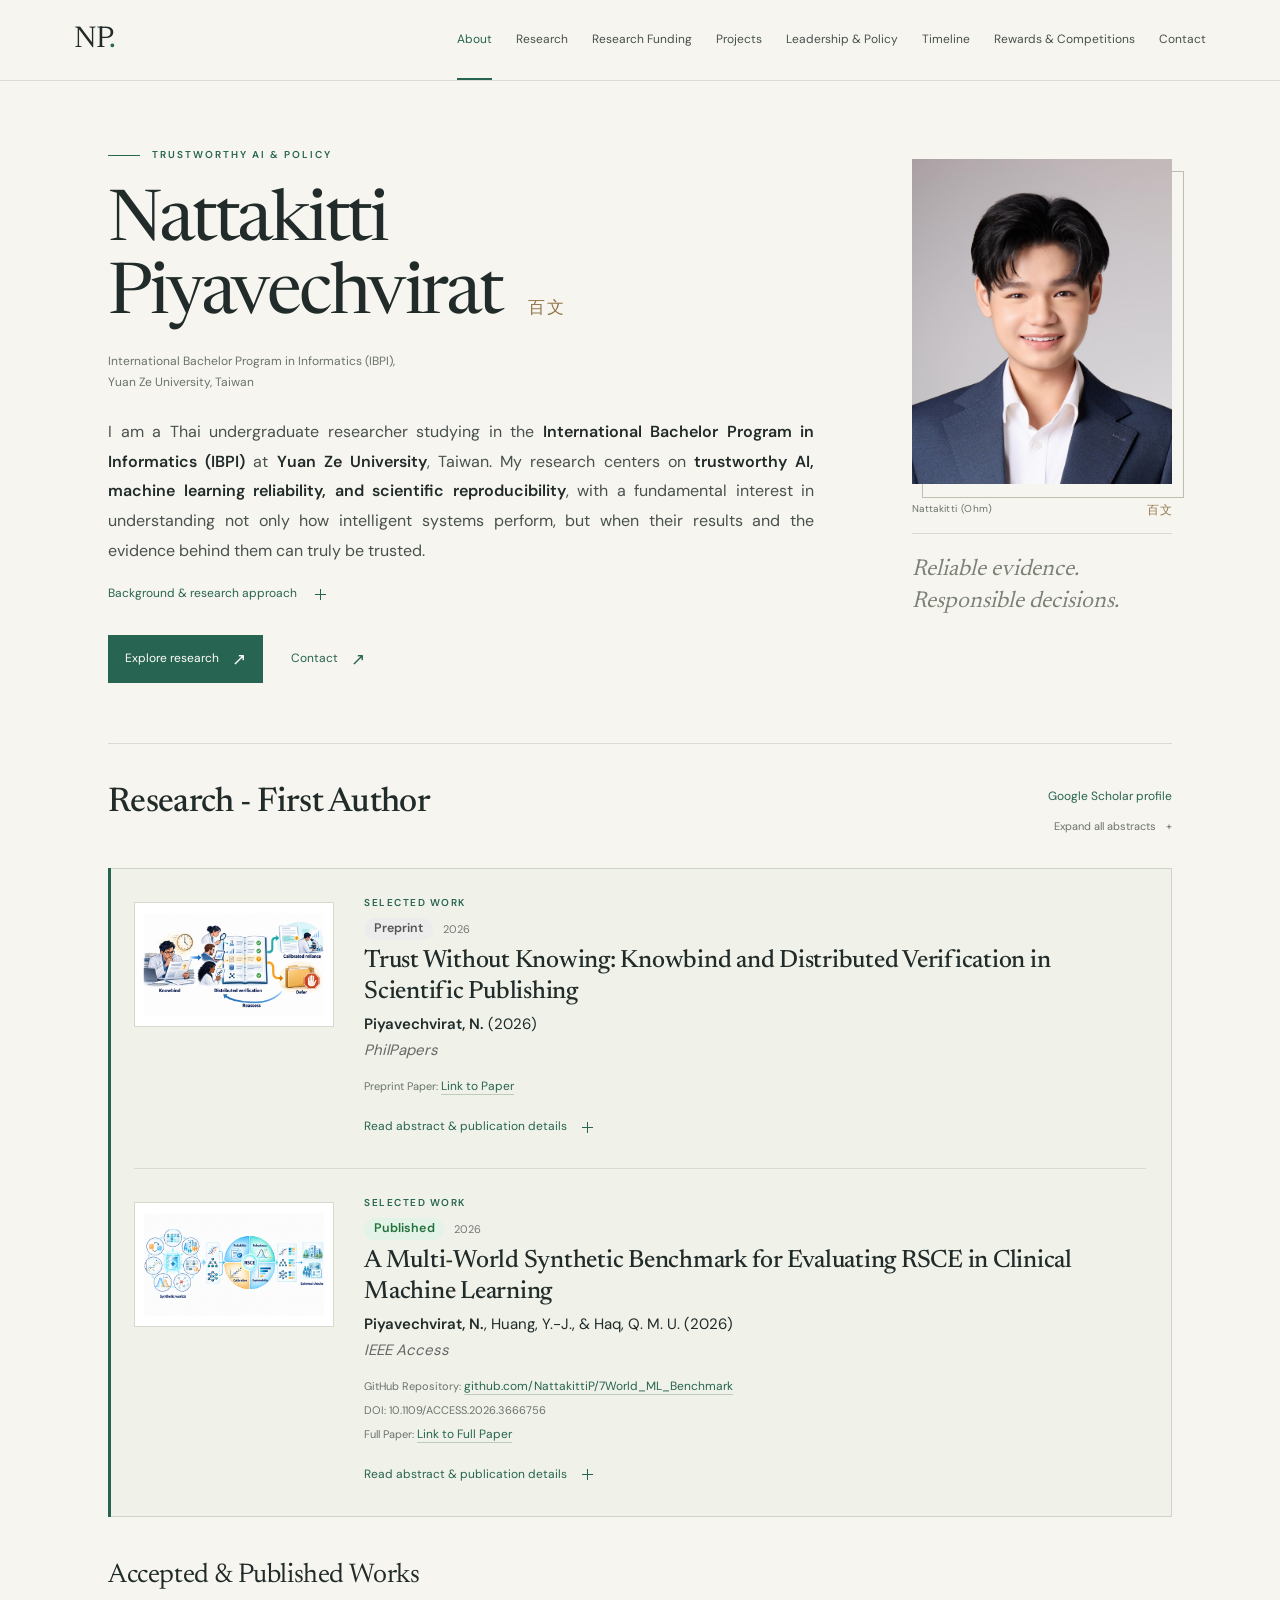
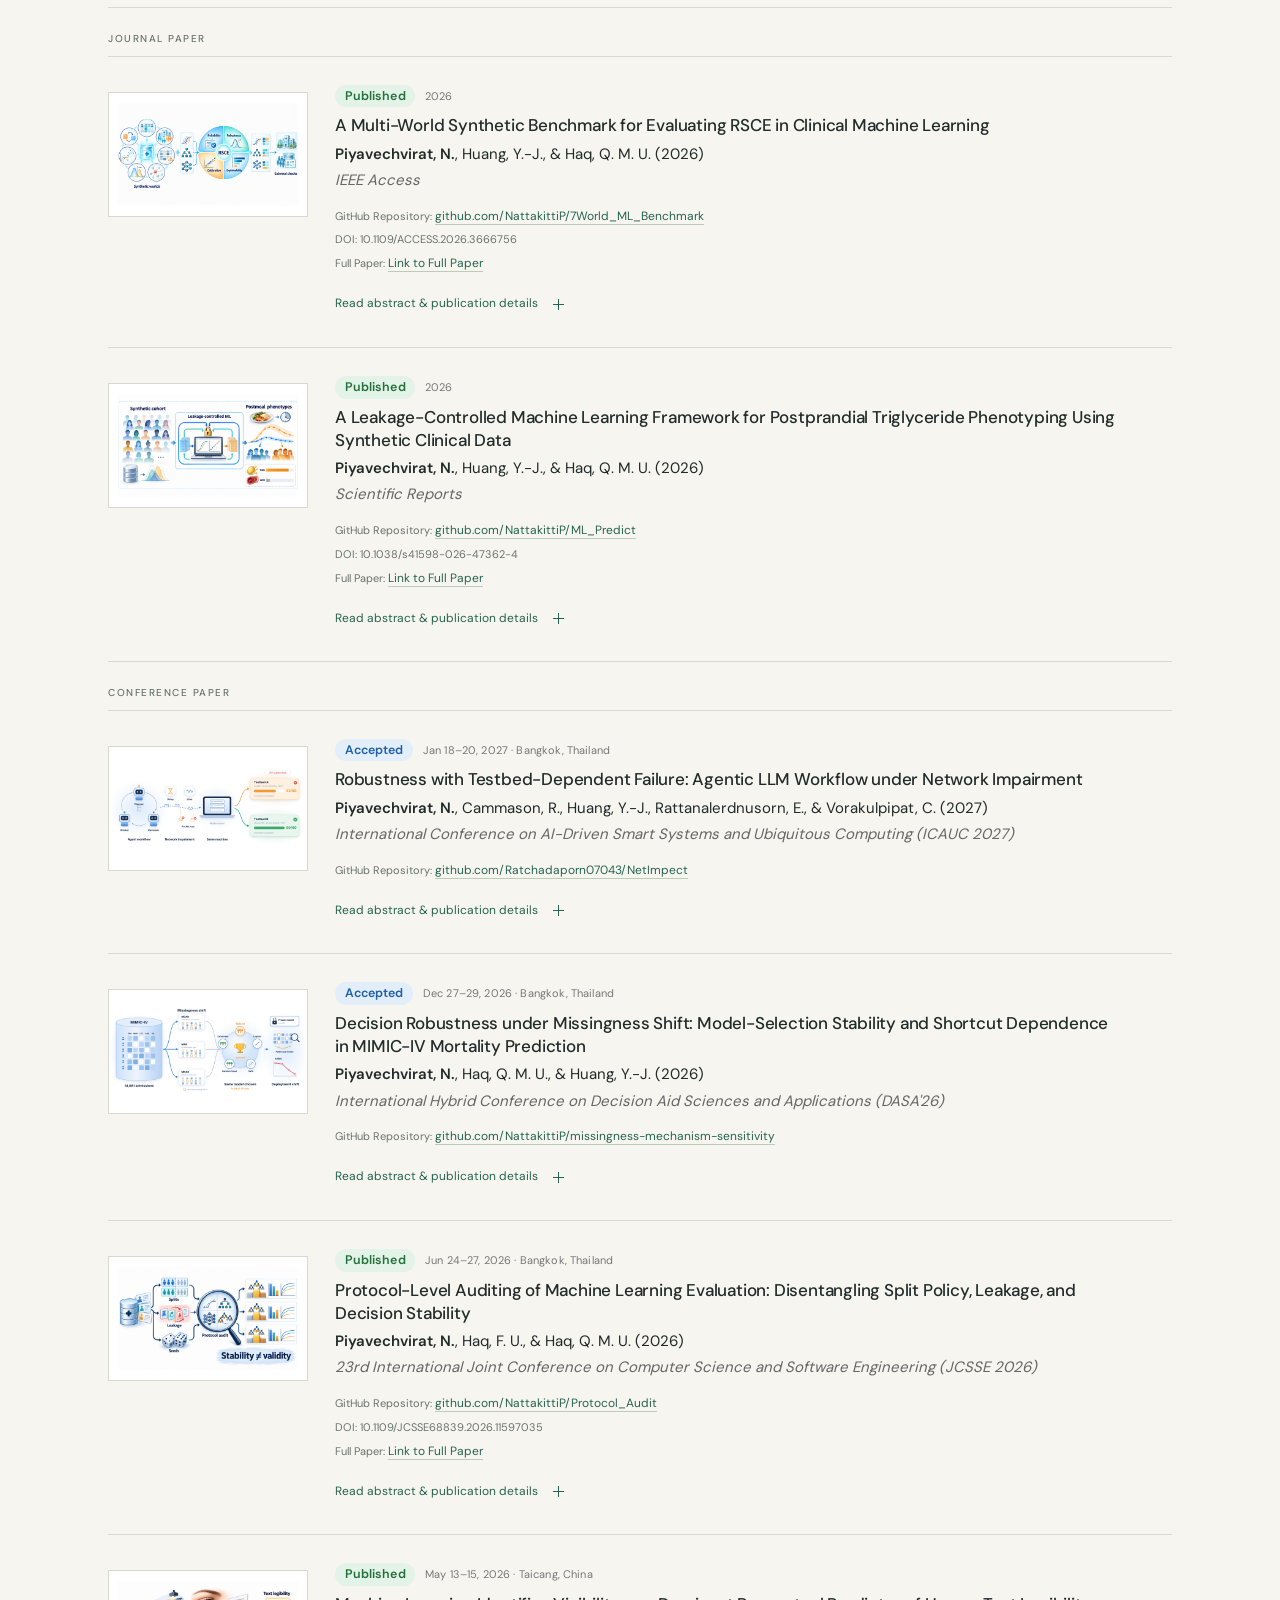
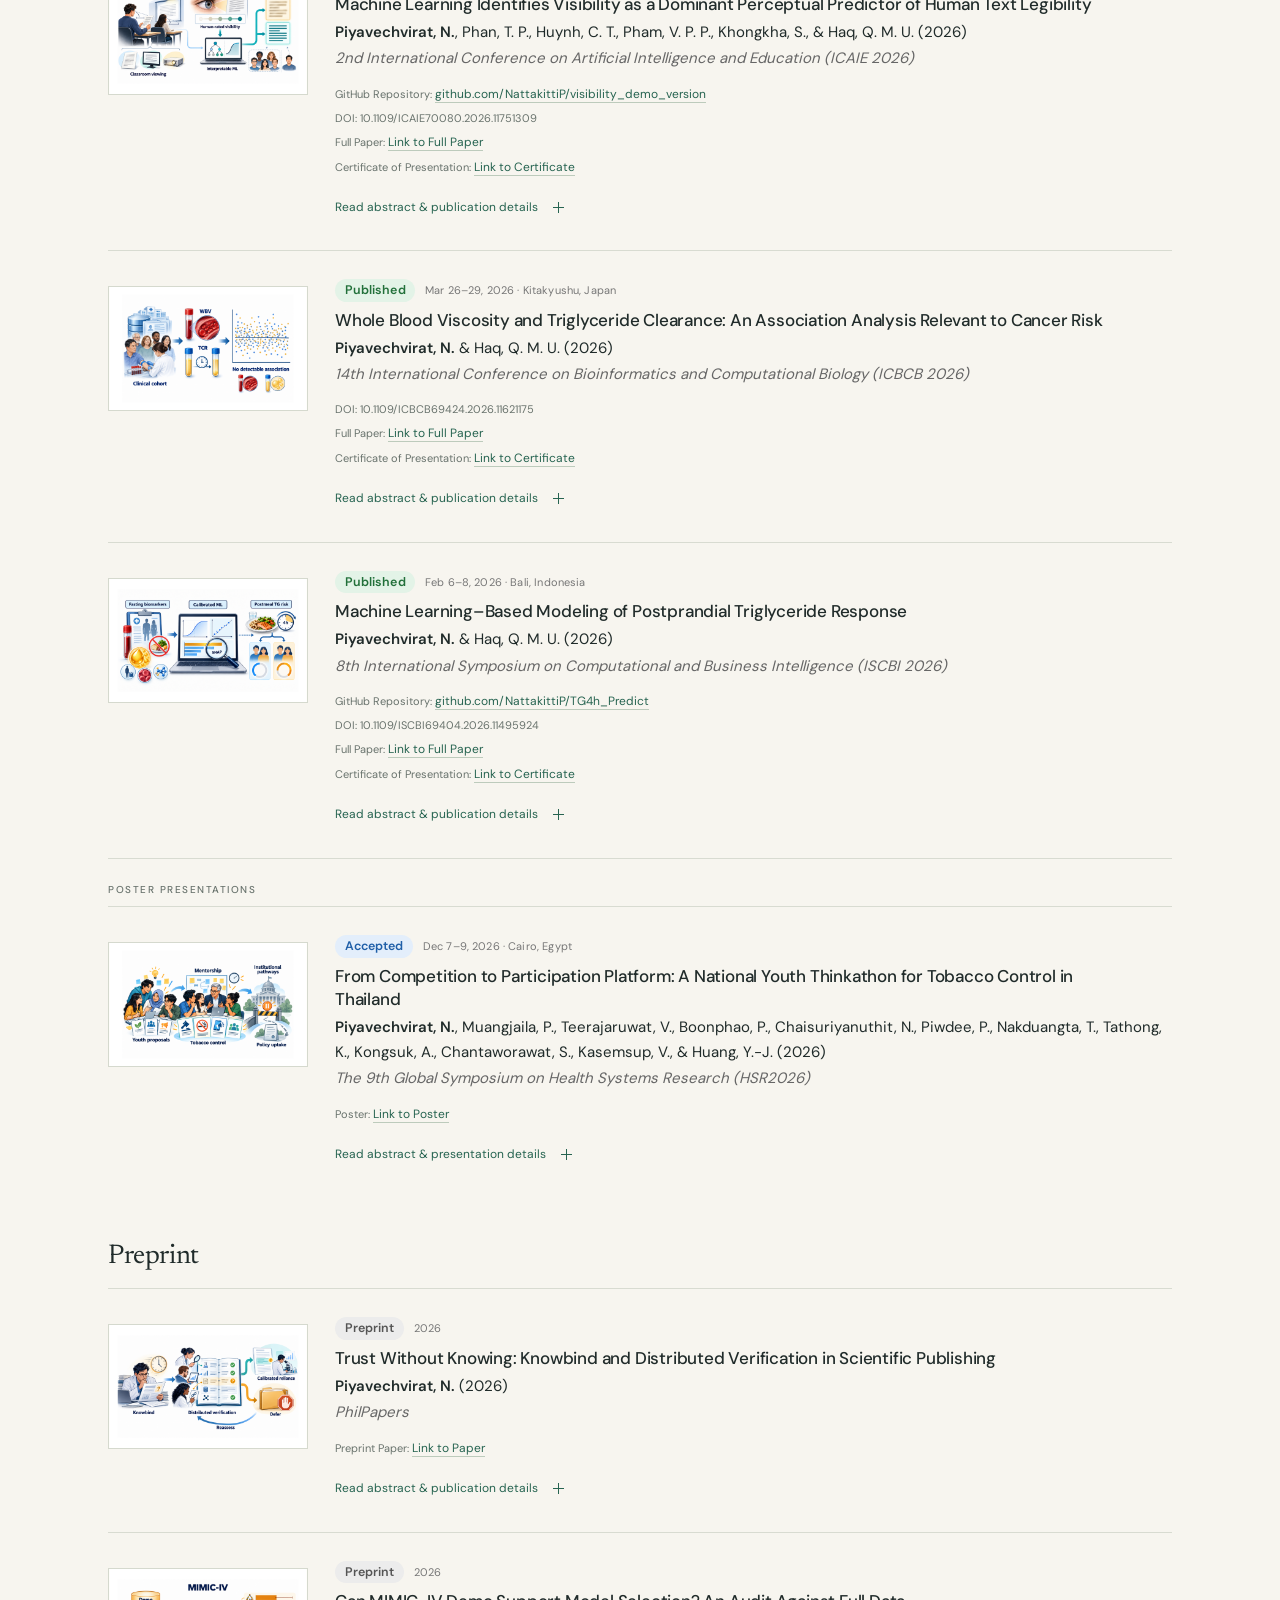
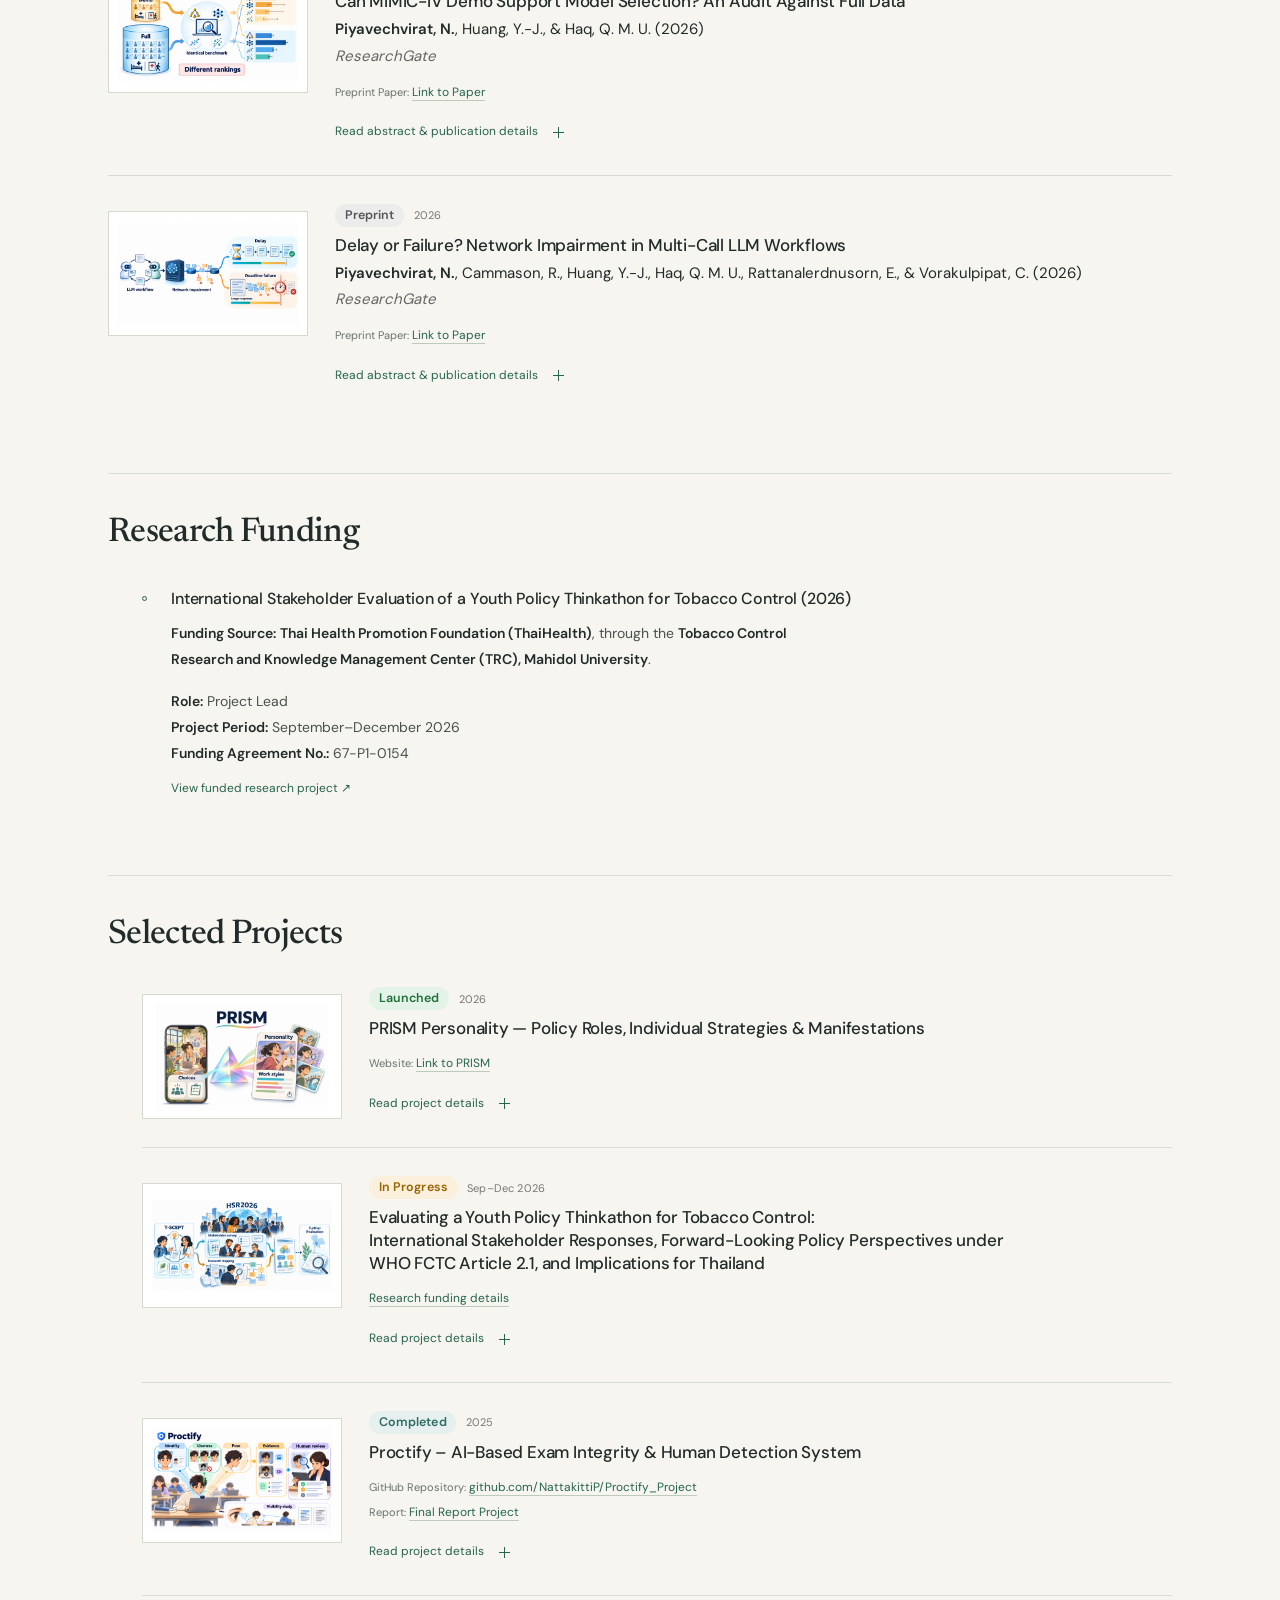
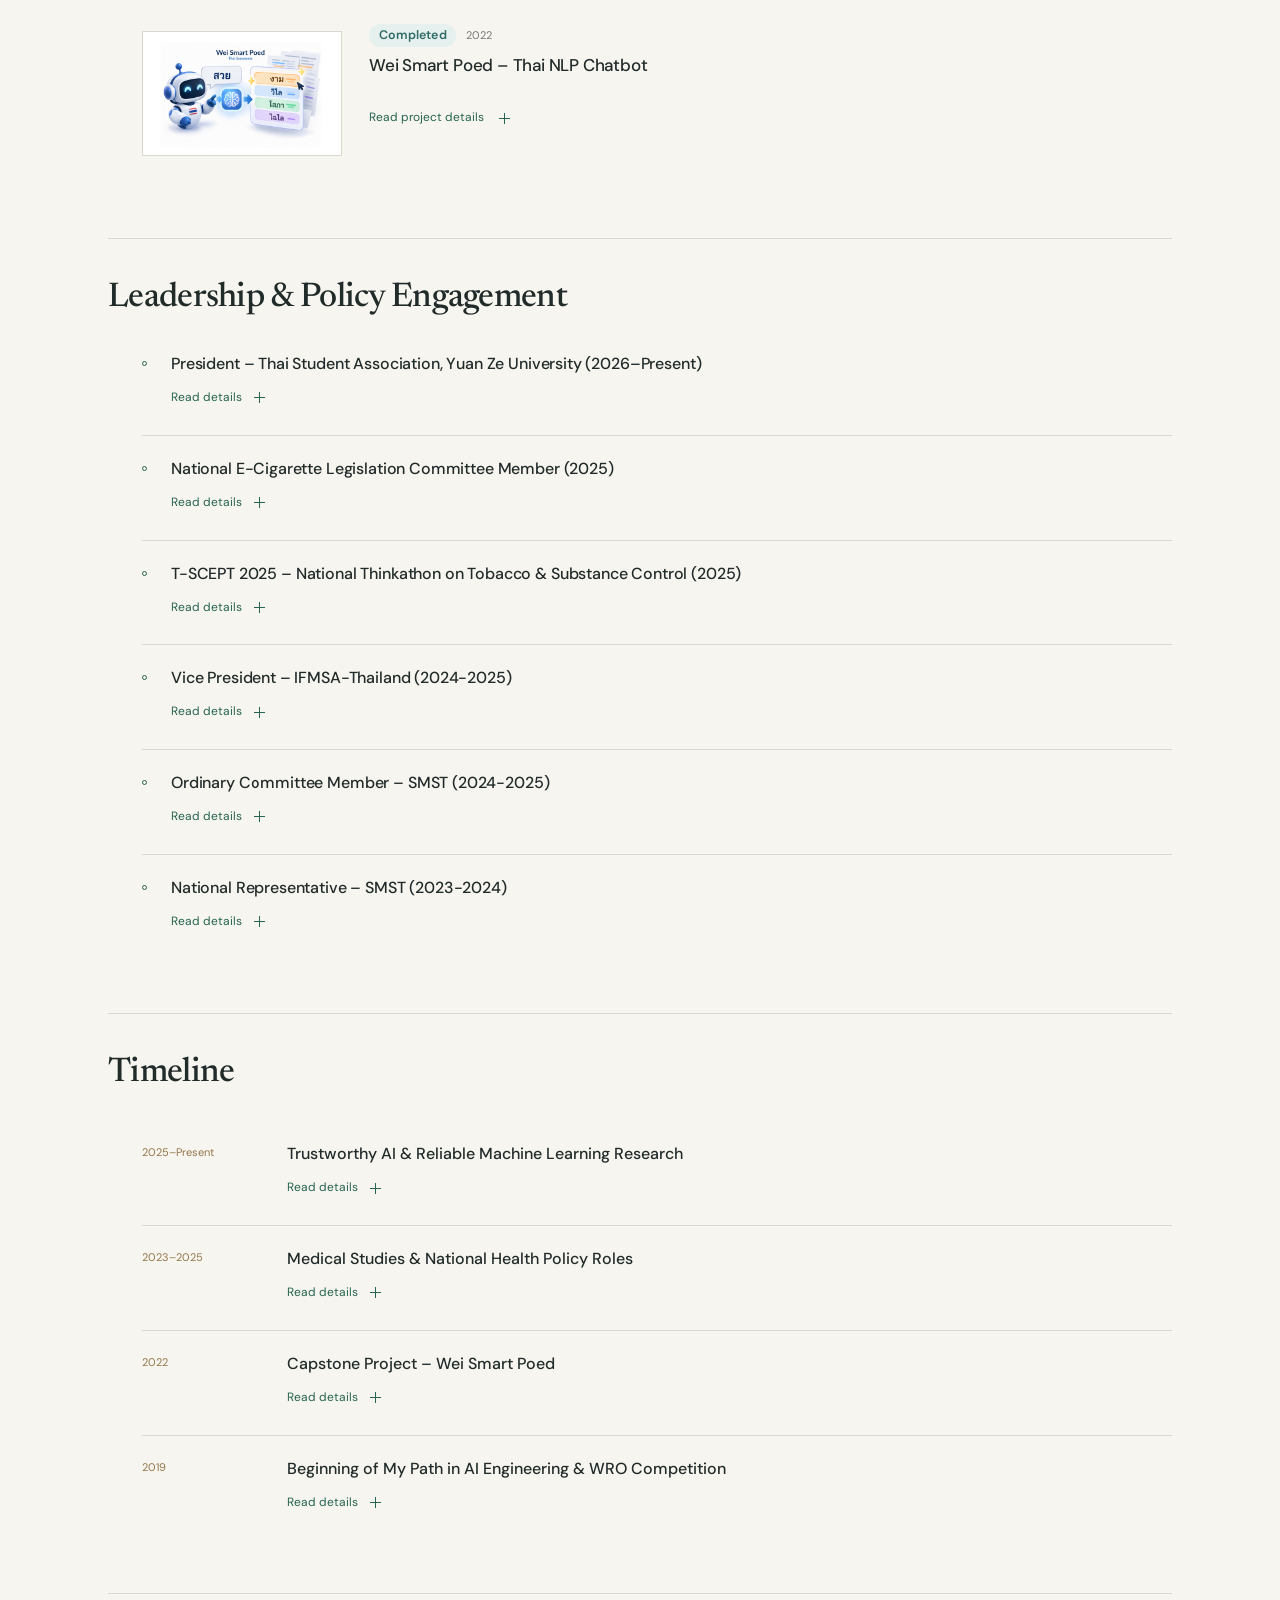
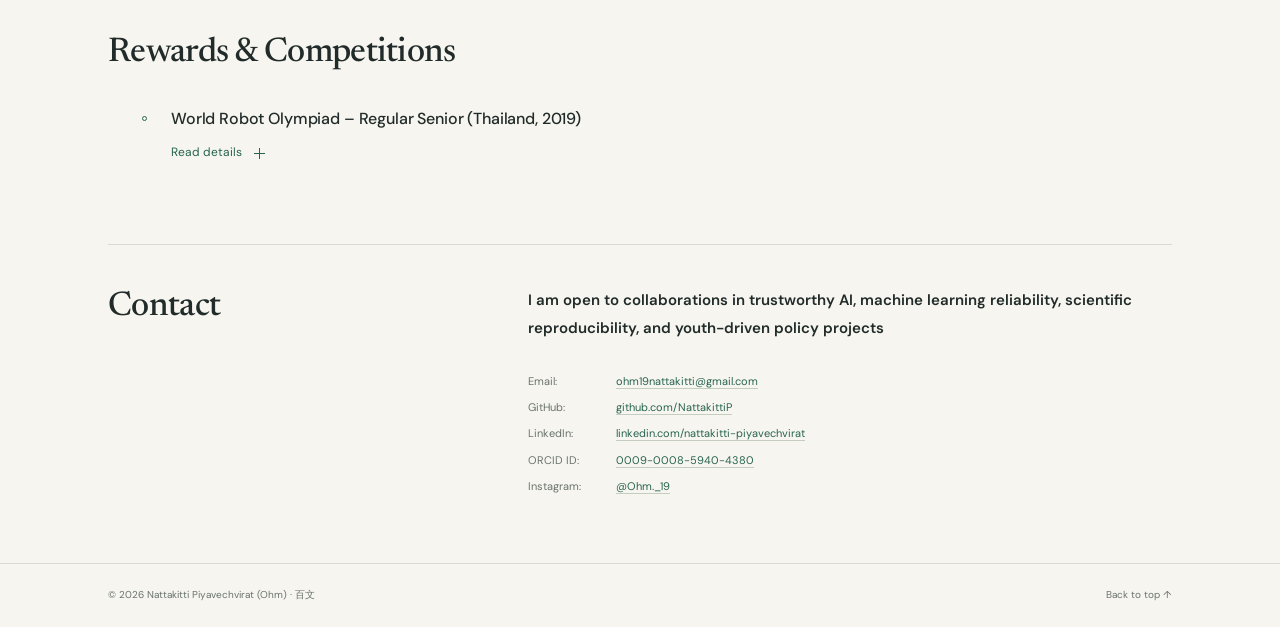
<file: index.html>
<!DOCTYPE html>
<html lang="en" data-reading="left">
<head><meta charset="utf-8"><meta name="viewport" content="width=device-width, initial-scale=1">
<title>Nattakitti Piyavechvirat | 百文</title>
<meta name="description" content="Nattakitti Piyavechvirat — research in trustworthy AI, scientific reliability, and public policy.">
<meta name="theme-color" content="#f7f5ef">
<link rel="icon" href="assets/favicon.svg" type="image/svg+xml">
<link rel="stylesheet" href="assets/fonts.css?v=4dbe6622d9e5"><link rel="stylesheet" href="styles.css?v=1a2b8d914aa4">
<script defer src="figures.js?v=14e54ac2503d"></script><script defer src="script.js?v=4496af429245"></script><style>
.work-venue{display:flex;align-items:center;gap:.6rem;flex-wrap:wrap}
.status-badge{display:inline-block;padding:.12rem .6rem;border-radius:999px;font-size:.78rem;font-weight:600;letter-spacing:.01em}
.status-accepted{background:#e3eefb;color:#1f5fa8}
.status-published,.status-launched{background:#e3f3e7;color:#22703a}
.status-preprint{background:#ececec;color:#555}
.status-ongoing{background:#fbf0dc;color:#9a6200}
.status-completed{background:#e6f0ef;color:#2f6b66}
.citation-when{color:#777}
.citation-authors{margin:.25rem 0 0}
.citation-venue{margin:.1rem 0 .4rem;color:#666}
</style></head>
<body><a class="skip-link" href="#about">Skip to content</a>
<header class="site-header"><div class="header-inner"><a class="wordmark" href="#top" aria-label="Nattakitti Piyavechvirat, back to top">NP<span class="wordmark-dot">.</span></a>
<button class="menu-toggle" aria-label="Open navigation" aria-expanded="false" aria-controls="primary-nav">Menu <span aria-hidden="true">+</span></button>
<nav id="primary-nav" aria-label="Main navigation"><a data-source-id="nav-0" href="#about">About</a><a data-source-id="nav-2" href="#research">Research</a><a data-source-id="nav-funding" href="#funding">Research Funding</a><a data-source-id="nav-3" href="#projects">Projects</a><a data-source-id="nav-5" href="#leadership">Leadership &amp; Policy</a><a data-source-id="nav-1" href="#timeline">Timeline</a><a data-source-id="nav-4" href="#rewards">Rewards &amp; Competitions</a><a data-source-id="nav-6" href="#contact">Contact</a></nav>
</div></header>
<main id="top" class="page-shell">
<section id="about" class="hero" aria-labelledby="profile-name"><div class="hero-main">
<p class="eyebrow"><span class="eyebrow-line" aria-hidden="true"></span>Trustworthy AI &amp; Policy</p>
<h1 id="profile-name" data-source-id="name">Nattakitti Piyavechvirat <span class="cn-name">百文</span></h1>
<p class="affiliation" data-source-id="subtitle">
                International Bachelor Program in Informatics (IBPI), <br>Yuan Ze University, Taiwan
            </p>
<div class="hero-intro prose"><h2 class="sr-only" data-source-id="about-heading">About</h2><p data-source-id="about-p-0">
        I am a Thai undergraduate researcher studying in the
        <strong>International Bachelor Program in Informatics (IBPI)</strong>
        at <strong>Yuan Ze University</strong>, Taiwan. My research centers on
        <strong>trustworthy AI, machine learning reliability, and scientific
        reproducibility</strong>, with a fundamental interest in understanding
        not only how intelligent systems perform, but when their results
        and the evidence behind them can truly be trusted.
    </p></div>
<details class="about-details"><summary><span>Background &amp; research approach</span><span class="disclosure-icon" aria-hidden="true"></span></summary><div class="detail-content prose"><p data-source-id="about-p-1">
        My journey began in <strong>Artificial Intelligence Engineering</strong>
        at Satit Prasarnmit Demonstration School, where I developed a
        Thai-language NLP chatbot and placed
        <strong>5th nationally in the World Robot Olympiad (WRO)</strong>.
        I later spent two years studying medicine at
        <strong>Rangsit University's College of Medicine</strong>.
        This experience deepened my understanding of biomedical science
        and ultimately inspired my transition into informatics,
        where I could combine scientific reasoning with
        data-driven and computational approaches.
    </p><p data-source-id="about-p-2">
        My current work investigates the reliability of machine learning
        through <strong>protocol-level auditing, data leakage prevention,
        model-selection stability, calibration, explainability, and
        robustness under distribution shift</strong>. Much of my research
        applies these methods to clinical and biomedical AI, using
        synthetic benchmarks and real-world datasets to examine
        how evaluation decisions influence scientific conclusions.
    </p><p data-source-id="about-p-3">
        Beyond biomedical AI, my research extends to
        <strong>agentic LLM reliability, human-centred AI, and the
        philosophy of scientific trust</strong>, including distributed
        verification and epistemic dependence. Across these areas,
        I pursue a common goal: making AI systems and scientific
        evidence more <strong>rigorous, transparent, and dependable</strong>,
        so they can support better decisions in healthcare,
        science, and society.
    </p><div class="original-statement"><p class="tagline" data-source-id="tagline">
              Bridging medicine, AI, and public policy through transparent, ethical, and precise data science — driven by critical thinking and real-world impact.
            </p></div></div></details>
<div class="hero-links"><a class="text-action" href="#research">Explore research <span aria-hidden="true">↗</span></a><a href="#contact">Contact <span aria-hidden="true">↗</span></a></div>
</div><aside class="hero-aside"><figure class="portrait"><img src="assets/profile.jpg" width="900" height="1100" alt="Profile photo of Nattakitti Piyavechvirat" fetchpriority="high"></figure><div class="portrait-caption"><span>Nattakitti (Ohm)</span><span>百文</span></div><div class="portrait-rule" aria-hidden="true"></div><p class="aside-note">Reliable evidence.<br>Responsible decisions.</p></aside></section>
<section id="research" class="section research-section" aria-labelledby="research-heading"><div class="section-top"><div class="section-label"><h2 id="research-heading" data-source-id="research-heading">Research - First Author</h2></div><div class="section-top-actions"><a class="scholar-link" data-source-id="scholar" href="https://scholar.google.com/citations?user=iQODCyIAAAAJ&amp;hl=en&amp;oi=ao" rel="noopener noreferrer" target="_blank">Google Scholar profile</a><button class="quiet-button" id="expand-research" aria-expanded="false">Expand all abstracts <span aria-hidden="true">+</span></button></div></div>
<div class="featured-works"><article id="work-8-featured" data-duplicate-of="work-8" class="work work-featured">
      <figure class="work-figure" data-figure="knowbind.jpg">
      <img alt="Research figure" decoding="async" width="640" height="400" hidden>
      <div class="figure-placeholder" aria-label="Space reserved for a research figure"><span class="figure-corners" aria-hidden="true"></span><span>Research figure</span><span class="figure-placeholder-note">Image to be added</span></div>
    </figure><div class="work-content"><span class="featured-indicator">Selected work</span><p class="work-venue"><span class="status-badge status-preprint">Preprint</span><span class="citation-when">2026</span></p><h3 class="work-title" data-source-id="featured-card-8-title">Trust Without Knowing: Knowbind and Distributed Verification in Scientific Publishing</h3><p class="citation-authors"><strong>Piyavechvirat, N.</strong> (2026)</p><p class="citation-venue"><em>PhilPapers</em></p>
      <div class="work-resources"><p class="resource" data-source-id="featured-card-8-p-3">Preprint Paper: <a href="https://philpapers.org/rec/PIYTWK" rel="noopener noreferrer" target="_blank">Link to Paper</a></p></div>
      <details class="work-details"><summary><span>Read abstract & publication details</span><span class="disclosure-icon" aria-hidden="true"></span></summary><div class="detail-content prose"><p class="publication-meta" data-source-id="featured-card-8-p-0">
<strong>Preprint available on PhilPapers</strong><br/>
<strong>Sole Author &amp; Corresponding Author:</strong>
    Nattakitti Piyavechvirat
    (International Bachelor Program in Informatics,
    Yuan Ze University, Taiwan).
</p><p data-source-id="featured-card-8-p-1">
    This study introduces <strong>Knowbind</strong>, a conceptual framework
    examining how researchers should rely on scientific claims they
    <strong>cannot independently verify before critical decisions</strong>.
    It distinguishes the necessity of proceeding from epistemic justification,
    arguing for <strong>calibrated, defeasible reliance</strong>
    grounded in available evidence rather than unquestioned trust.
</p><p data-source-id="featured-card-8-p-2">
    The work develops a <strong>seven-field distributed verification framework</strong>
    tracking scientific accountability, verification evidence, and its
    limitations. Through structured philosophical analysis and comparative
    cases, it shows how <strong>Knowbind and distributed verification</strong>
    clarify responsible scientific decisions under uncertainty.
    The findings offer a foundation for
    <strong>more transparent, accountable, and evidence-sensitive
    scientific publishing</strong>.
</p></div></details>
      </div></article><article id="work-4-featured" data-duplicate-of="work-4" class="work work-featured">
      <figure class="work-figure" data-figure="multiworld.jpg">
      <img alt="Research figure" decoding="async" width="640" height="400" hidden>
      <div class="figure-placeholder" aria-label="Space reserved for a research figure"><span class="figure-corners" aria-hidden="true"></span><span>Research figure</span><span class="figure-placeholder-note">Image to be added</span></div>
    </figure><div class="work-content"><span class="featured-indicator">Selected work</span><p class="work-venue"><span class="status-badge status-published">Published</span><span class="citation-when">2026</span></p><h3 class="work-title" data-source-id="featured-card-4-title">A Multi-World Synthetic Benchmark for Evaluating RSCE in Clinical Machine Learning</h3><p class="citation-authors"><strong>Piyavechvirat, N.</strong>, Huang, Y.-J., &amp; Haq, Q. M. U. (2026)</p><p class="citation-venue"><em>IEEE Access</em></p>
      <div class="work-resources"><p class="resource" data-source-id="featured-card-4-p-3">GitHub Repository: <a href="https://github.com/NattakittiP/7World_ML_Benchmark" rel="noopener noreferrer" target="_blank">github.com/NattakittiP/7World_ML_Benchmark</a></p><p class="resource" data-source-id="featured-card-4-p-4">DOI: 10.1109/ACCESS.2026.3666756</p><p class="resource" data-source-id="featured-card-4-p-5">Full Paper: <a href="https://ieeexplore.ieee.org/abstract/document/11404134" rel="noopener noreferrer" target="_blank">Link to Full Paper</a></p></div>
      <details class="work-details"><summary><span>Read abstract & publication details</span><span class="disclosure-icon" aria-hidden="true"></span></summary><div class="detail-content prose"><p class="publication-meta" data-source-id="featured-card-4-p-0">
        The Journal manuscript has been published in 
        <strong>IEEE Access (IEEE-INST ELECTRICAL ELECTRONICS ENGINEERS INC, Q2)</strong><br/>
        Supervised by Dr. Qazi Mazhar ul Haq
        (Assistant Professor, Department of Computer Science and Engineering, Yuan Ze University)
        and Dr. Yi-Jheng Huang (Associate Professor, Director of International Bachelor Program in Informatics, Yuan Ze University)
    </p><p data-source-id="featured-card-4-p-1">
    This study introduces a <strong>seven-world synthetic benchmark</strong>
    for evaluating clinical machine learning through
    <strong>Reliability, Robustness, Calibration Stability, and
    Explainability Stability (RSCE)</strong>. It systematically stress-tests
    models under distribution shift, missingness, measurement noise,
    surrogate corruption, nonlinear distortion, and label noise.
    </p><p data-source-id="featured-card-4-p-2">
    Across <strong>15,000+ experimental configurations</strong>,
    <strong>tree-based ensembles demonstrated consistently balanced
    integrity</strong>, while models with similar baseline accuracy
    showed substantial differences under stress.
    External evaluations on <strong>NHANES and MIMIC-IV</strong>
    showed qualitatively consistent degradation patterns,
    supporting <strong>RSCE as a reproducible framework for
    pre-deployment model reliability assessment</strong>.
    </p></div></details>
      </div></article></div><section class="research-group" aria-labelledby="accepted-title"><div class="group-heading"><h3 id="accepted-title" class="group-title" data-source-id="research-accepted">Accepted &amp; Published Works</h3></div>
  <h4 class="subsection-title" data-source-id="research-journal">Journal Paper</h4><article id="work-4"  class="work ">
      <figure class="work-figure" data-figure="multiworld.jpg">
      <img alt="Research figure" decoding="async" width="640" height="400" hidden>
      <div class="figure-placeholder" aria-label="Space reserved for a research figure"><span class="figure-corners" aria-hidden="true"></span><span>Research figure</span><span class="figure-placeholder-note">Image to be added</span></div>
    </figure><div class="work-content"><p class="work-venue"><span class="status-badge status-published">Published</span><span class="citation-when">2026</span></p><h5 class="work-title" data-source-id="card-4-title">A Multi-World Synthetic Benchmark for Evaluating RSCE in Clinical Machine Learning</h5><p class="citation-authors"><strong>Piyavechvirat, N.</strong>, Huang, Y.-J., &amp; Haq, Q. M. U. (2026)</p><p class="citation-venue"><em>IEEE Access</em></p>
      <div class="work-resources"><p class="resource" data-source-id="card-4-p-3">GitHub Repository: <a href="https://github.com/NattakittiP/7World_ML_Benchmark" rel="noopener noreferrer" target="_blank">github.com/NattakittiP/7World_ML_Benchmark</a></p><p class="resource" data-source-id="card-4-p-4">DOI: 10.1109/ACCESS.2026.3666756</p><p class="resource" data-source-id="card-4-p-5">Full Paper: <a href="https://ieeexplore.ieee.org/abstract/document/11404134" rel="noopener noreferrer" target="_blank">Link to Full Paper</a></p></div>
      <details class="work-details"><summary><span>Read abstract & publication details</span><span class="disclosure-icon" aria-hidden="true"></span></summary><div class="detail-content prose"><p class="publication-meta" data-source-id="card-4-p-0">
        The Journal manuscript has been published in 
        <strong>IEEE Access (IEEE-INST ELECTRICAL ELECTRONICS ENGINEERS INC, Q2)</strong><br/>
        Supervised by Dr. Qazi Mazhar ul Haq
        (Assistant Professor, Department of Computer Science and Engineering, Yuan Ze University)
        and Dr. Yi-Jheng Huang (Associate Professor, Director of International Bachelor Program in Informatics, Yuan Ze University)
    </p><p data-source-id="card-4-p-1">
    This study introduces a <strong>seven-world synthetic benchmark</strong>
    for evaluating clinical machine learning through
    <strong>Reliability, Robustness, Calibration Stability, and
    Explainability Stability (RSCE)</strong>. It systematically stress-tests
    models under distribution shift, missingness, measurement noise,
    surrogate corruption, nonlinear distortion, and label noise.
    </p><p data-source-id="card-4-p-2">
    Across <strong>15,000+ experimental configurations</strong>,
    <strong>tree-based ensembles demonstrated consistently balanced
    integrity</strong>, while models with similar baseline accuracy
    showed substantial differences under stress.
    External evaluations on <strong>NHANES and MIMIC-IV</strong>
    showed qualitatively consistent degradation patterns,
    supporting <strong>RSCE as a reproducible framework for
    pre-deployment model reliability assessment</strong>.
    </p></div></details>
      </div></article><article id="work-5"  class="work ">
      <figure class="work-figure" data-figure="triglyceride-phenotyping.jpg">
      <img alt="Research figure" decoding="async" width="640" height="400" hidden>
      <div class="figure-placeholder" aria-label="Space reserved for a research figure"><span class="figure-corners" aria-hidden="true"></span><span>Research figure</span><span class="figure-placeholder-note">Image to be added</span></div>
    </figure><div class="work-content"><p class="work-venue"><span class="status-badge status-published">Published</span><span class="citation-when">2026</span></p><h5 class="work-title" data-source-id="card-5-title">A Leakage-Controlled Machine Learning Framework for Postprandial Triglyceride Phenotyping Using Synthetic Clinical Data</h5><p class="citation-authors"><strong>Piyavechvirat, N.</strong>, Huang, Y.-J., &amp; Haq, Q. M. U. (2026)</p><p class="citation-venue"><em>Scientific Reports</em></p>
      <div class="work-resources"><p class="resource" data-source-id="card-5-p-3">GitHub Repository: <a href="https://github.com/NattakittiP/ML_Predict" rel="noopener noreferrer" target="_blank">github.com/NattakittiP/ML_Predict</a></p><p class="resource" data-source-id="card-5-p-4">DOI: 10.1038/s41598-026-47362-4</p><p class="resource" data-source-id="card-5-p-5">Full Paper: <a href="https://www.nature.com/articles/s41598-026-47362-4" rel="noopener noreferrer" target="_blank">Link to Full Paper</a></p></div>
      <details class="work-details"><summary><span>Read abstract & publication details</span><span class="disclosure-icon" aria-hidden="true"></span></summary><div class="detail-content prose"><p class="publication-meta" data-source-id="card-5-p-0">
        The Journal manuscript has been published in 
        <strong>Scientific Reports (NATURE PORTFOLIO, Q1)</strong><br/>
        Supervised by Dr. Qazi Mazhar ul Haq
        (Assistant Professor, Department of Computer Science and Engineering, Yuan Ze University)
        and Dr. Yi-Jheng Huang (Associate Professor, Director of International Bachelor Program in Informatics, Yuan Ze University)
        
    </p><p data-source-id="card-5-p-1">
    This study develops a <strong>leakage-controlled machine learning framework</strong>
    using <strong>1,500 synthetic clinical records</strong> to investigate the role of
    whole blood viscosity (WBV) in postprandial triglyceride response.
    The framework integrates <strong>nested cross-validation, probability calibration,
    robustness testing, and SHAP explainability</strong>.
    </p><p data-source-id="card-5-p-2">
    The model achieved an <strong>AUROC of 0.914</strong>, identifying
    <strong>fasting triglycerides as the dominant predictor</strong>, while WBV
    showed <strong>negligible predictive contribution</strong> under the synthetic
    assumptions. The findings highlight the value of
    <strong>reproducible evaluation and transparent null results</strong>
    in trustworthy biomedical machine learning.
    </p></div></details>
      </div></article>
  <h4 class="subsection-title" data-source-id="research-conference">Conference Paper</h4><article id="work-icauc2027" class="work">
      <figure class="work-figure" data-figure="icauc-llm-testbed.jpg">
      <img alt="Research figure" decoding="async" width="640" height="400" hidden>
      <div class="figure-placeholder" aria-label="Space reserved for a research figure"><span class="figure-corners" aria-hidden="true"></span><span>Research figure</span><span class="figure-placeholder-note">Image to be added</span></div>
    </figure><div class="work-content"><p class="work-venue"><span class="status-badge status-accepted">Accepted</span><span class="citation-when">Jan 18–20, 2027 · Bangkok, Thailand</span></p><h5 class="work-title" data-source-id="icauc2027-title">Robustness with Testbed-Dependent Failure: Agentic LLM Workflow under Network Impairment</h5><p class="citation-authors"><strong>Piyavechvirat, N.</strong>, Cammason, R., Huang, Y.-J., Rattanalerdnusorn, E., &amp; Vorakulpipat, C. (2027)</p><p class="citation-venue"><em>International Conference on AI-Driven Smart Systems and Ubiquitous Computing (ICAUC 2027)</em></p>
      <div class="work-resources"><p class="resource" data-source-id="icauc2027-p-2">GitHub Repository: <a href="https://github.com/Ratchadaporn07043/NetImpect" rel="noopener noreferrer" target="_blank">github.com/Ratchadaporn07043/NetImpect</a></p></div>
      <details class="work-details"><summary><span>Read abstract &amp; publication details</span><span class="disclosure-icon" aria-hidden="true"></span></summary><div class="detail-content prose"><p class="publication-meta" data-source-id="icauc2027-p-0">
        Accepted after <strong>double-blind peer review</strong> and selected for publication and oral presentation at <strong>IEEE ICAUC 2027</strong> (EI Compendex &amp; Scopus Proceedings)<br/>
<strong>The International Conference on AI-Driven Smart Systems and Ubiquitous Computing (ICAUC 2027)</strong><br/>
        Supervised by Dr. Yi-Jheng Huang (Associate Professor, Director of International Bachelor Program in Informatics, Yuan Ze University)<br/>
        Conducted in research collaboration with the
        <strong>National Electronics and Computer Technology Center (NECTEC), Thailand</strong>,
        involving Ekkachan Rattanalerdnusorn and Dr. Chalee Vorakulpipat.
    </p><p data-source-id="icauc2027-p-1">
    This study investigates whether <strong>agentic LLM workflows</strong> remain reliable under
    <strong>network impairment of the model-serving path</strong>, and whether a measured failure point
    transfers across deployments. Using a three-role AutoGen workflow, completion showed
    <strong>no clear degradation under delay to 3,000 ms, jitter to 200 ms, or loss to 65%</strong>.
    At 75% loss, the primary testbed completed <strong>43/60 trials</strong>, while a second software
    testbed on the same machine completed <strong>60/60</strong>. The findings demonstrate that
    <strong>configured impairment alone is not a portable reliability boundary</strong>, highlighting
    the need for <strong>randomized, budget-matched mitigation studies</strong>.
    </p></div></details>
      </div></article><article id="work-dasa26" class="work">
      <figure class="work-figure" data-figure="dasa-missingness-shift.jpg">
      <img alt="Research figure" decoding="async" width="640" height="400" hidden>
      <div class="figure-placeholder" aria-label="Space reserved for a research figure"><span class="figure-corners" aria-hidden="true"></span><span>Research figure</span><span class="figure-placeholder-note">Image to be added</span></div>
    </figure><div class="work-content"><p class="work-venue"><span class="status-badge status-accepted">Accepted</span><span class="citation-when">Dec 27–29, 2026 · Bangkok, Thailand</span></p><h5 class="work-title" data-source-id="dasa26-title">Decision Robustness under Missingness Shift: Model-Selection Stability and Shortcut Dependence in MIMIC-IV Mortality Prediction</h5><p class="citation-authors"><strong>Piyavechvirat, N.</strong>, Haq, Q. M. U., &amp; Huang, Y.-J. (2026)</p><p class="citation-venue"><em>International Hybrid Conference on Decision Aid Sciences and Applications (DASA'26)</em></p>
      <div class="work-resources"><p class="resource" data-source-id="dasa26-p-2">GitHub Repository: <a href="https://github.com/NattakittiP/missingness-mechanism-sensitivity" rel="noopener noreferrer" target="_blank">github.com/NattakittiP/missingness-mechanism-sensitivity</a></p></div>
      <details class="work-details"><summary><span>Read abstract &amp; publication details</span><span class="disclosure-icon" aria-hidden="true"></span></summary><div class="detail-content prose"><p class="publication-meta" data-source-id="dasa26-p-0">
        Accepted after <strong>double-blind peer review</strong> and selected for publication and oral presentation at <strong>IEEE DASA 2026</strong> (EI Compendex &amp; Scopus Proceedings)<br/>
<strong>The 2026 International Hybrid Conference on Decision Aid Sciences and Applications (DASA'26)</strong><br/>
        Supervised by Dr. Qazi Mazhar ul Haq (Assistant Professor, Department of Computer Science and Engineering, Yuan Ze University)
        and Dr. Yi-Jheng Huang (Associate Professor, Director of International Bachelor Program in Informatics, Yuan Ze University)
    </p><p data-source-id="dasa26-p-1">
    This study examines whether <strong>cross-validated model selection</strong> remains stable when
    <strong>missingness shifts</strong> between development and deployment. Using
    <strong>14,081 MIMIC-IV admissions</strong> with controlled missingness injected into 30 laboratory
    variables, <strong>gradient-boosted trees were selected in 68 of 70 condition-fold cells</strong>,
    while AUROC fell by up to 0.0236. Shifts into or out of <strong>outcome-dependent missingness</strong>
    lowered AUROC in at least 24 of 25 folds. The findings demonstrate that
    <strong>validation should test the selection decision and the model's reliance on the missingness
    pattern</strong>, not discrimination alone.
    </p></div></details>
      </div></article><article id="work-3"  class="work ">
      <figure class="work-figure" data-figure="protocol-audit.jpg">
      <img alt="Research figure" decoding="async" width="640" height="400" hidden>
      <div class="figure-placeholder" aria-label="Space reserved for a research figure"><span class="figure-corners" aria-hidden="true"></span><span>Research figure</span><span class="figure-placeholder-note">Image to be added</span></div>
    </figure><div class="work-content"><p class="work-venue"><span class="status-badge status-published">Published</span><span class="citation-when">Jun 24–27, 2026 · Bangkok, Thailand</span></p><h5 class="work-title" data-source-id="card-3-title">Protocol-Level Auditing of Machine Learning Evaluation:
    Disentangling Split Policy, Leakage, and Decision Stability</h5><p class="citation-authors"><strong>Piyavechvirat, N.</strong>, Haq, F. U., &amp; Haq, Q. M. U. (2026)</p><p class="citation-venue"><em>23rd International Joint Conference on Computer Science and Software Engineering (JCSSE 2026)</em></p>
      <div class="work-resources"><p class="resource" data-source-id="card-3-p-2">GitHub Repository: <a href="https://github.com/NattakittiP/Protocol_Audit" rel="noopener noreferrer" target="_blank">github.com/NattakittiP/Protocol_Audit</a></p><p class="resource" data-source-id="card-3-p-3">DOI: 10.1109/JCSSE68839.2026.11597035</p><p class="resource" data-source-id="card-3-p-4">Full Paper: <a href="https://ieeexplore.ieee.org/abstract/document/11597035" rel="noopener noreferrer" target="_blank">Link to Full Paper</a></p></div>
      <details class="work-details"><summary><span>Read abstract & publication details</span><span class="disclosure-icon" aria-hidden="true"></span></summary><div class="detail-content prose"><p class="publication-meta" data-source-id="card-3-p-0">
     Accepted after <strong>double-blind peer review</strong> and selected for publication and oral presentation at<br/>
<strong>The 23rd International Joint Conference on Computer Science and Software Engineering (JCSSE 2026)</strong> <br/>
        Supervised by Dr. Qazi Mazhar ul Haq (Assistant Professor, Department of Computer Science and Engineering, Yuan Ze University)
  </p><p data-source-id="card-3-p-1">
    This study introduces a <strong>protocol-level audit framework</strong>
    to examine how data splitting, leakage, and random seeds affect
    machine learning model selection. Across <strong>260 configurations
    and 1,300 evaluations</strong>, XGBoost remained the top-ranked model,
    despite measurable performance shifts and degradation under missingness.
    The findings demonstrate that <strong>seed-based reproducibility does
    not guarantee methodological validity</strong>, highlighting the
    importance of rigorous protocol auditing in trustworthy AI.
    </p></div></details>
      </div></article><article id="work-2"  class="work ">
      <figure class="work-figure" data-figure="text-legibility.jpg">
      <img alt="Research figure" decoding="async" width="640" height="400" hidden>
      <div class="figure-placeholder" aria-label="Space reserved for a research figure"><span class="figure-corners" aria-hidden="true"></span><span>Research figure</span><span class="figure-placeholder-note">Image to be added</span></div>
    </figure><div class="work-content"><p class="work-venue"><span class="status-badge status-published">Published</span><span class="citation-when">May 13–15, 2026 · Taicang, China</span></p><h5 class="work-title" data-source-id="card-2-title">Machine Learning Identifies Visibility as a Dominant Perceptual Predictor of Human Text Legibility</h5><p class="citation-authors"><strong>Piyavechvirat, N.</strong>, Phan, T. P., Huynh, C. T., Pham, V. P. P., Khongkha, S., &amp; Haq, Q. M. U. (2026)</p><p class="citation-venue"><em>2nd International Conference on Artificial Intelligence and Education (ICAIE 2026)</em></p>
      <div class="work-resources"><p class="resource" data-source-id="card-2-p-2">GitHub Repository: <a href="https://github.com/NattakittiP/visibility_demo_version" rel="noopener noreferrer" target="_blank">github.com/NattakittiP/visibility_demo_version</a></p><p class="resource" data-source-id="card-2-p-3">DOI: 10.1109/ICAIE70080.2026.11751309</p><p class="resource" data-source-id="card-2-p-4">Full Paper: <a href="https://ieeexplore.ieee.org/document/11751309" rel="noopener noreferrer" target="_blank">Link to Full Paper</a></p><p class="resource" data-source-id="card-2-p-5">Certificate of Presentation: <a href="https://drive.google.com/file/d/1vhR3MCcU8_e_p-IM8MFG76Q5M8TI5TaO/view?usp=sharing" rel="noopener noreferrer" target="_blank">Link to Certificate</a></p></div>
      <details class="work-details"><summary><span>Read abstract &amp; publication details</span><span class="disclosure-icon" aria-hidden="true"></span></summary><div class="detail-content prose"><p class="publication-meta" data-source-id="card-2-p-0">
        Accepted after <strong>triple-blind peer review</strong> and selected for publication and oral presentation at <strong>IEEE ICAIE 2026</strong> (EI Compendex &amp; Scopus Proceedings)<br/>
<strong>The 2nd International Conference on Artificial Intelligence and Education (ICAIE 2026)</strong><br/>
        Supervised by Dr. Qazi Mazhar ul Haq (Assistant Professor, Department of Computer Science and Engineering, Yuan Ze University)
    </p><p data-source-id="card-2-p-1">
    This study develops an <strong>interpretable machine learning framework</strong>
    to predict human text legibility across <strong>300 classroom viewing scenarios</strong>.
    Logistic Regression achieved an <strong>AUC of 0.962</strong>, while a
    <strong>visibility-only model reached approximately 0.99</strong>, outperforming
    geometry-only prediction (0.74). The findings identify
    <strong>perceptual visibility as the dominant predictor of readability</strong>,
    supporting simpler, visibility-aware AI systems for exam security.
    </p></div></details>
      </div></article><article id="work-1"  class="work ">
      <figure class="work-figure" data-figure="blood-viscosity.jpg">
      <img alt="Research figure" decoding="async" width="640" height="400" hidden>
      <div class="figure-placeholder" aria-label="Space reserved for a research figure"><span class="figure-corners" aria-hidden="true"></span><span>Research figure</span><span class="figure-placeholder-note">Image to be added</span></div>
    </figure><div class="work-content"><p class="work-venue"><span class="status-badge status-published">Published</span><span class="citation-when">Mar 26–29, 2026 · Kitakyushu, Japan</span></p><h5 class="work-title" data-source-id="card-1-title">Whole Blood Viscosity and Triglyceride Clearance: An Association Analysis Relevant to Cancer Risk</h5><p class="citation-authors"><strong>Piyavechvirat, N.</strong> &amp; Haq, Q. M. U. (2026)</p><p class="citation-venue"><em>14th International Conference on Bioinformatics and Computational Biology (ICBCB 2026)</em></p>
      <div class="work-resources"><p class="resource" data-source-id="card-1-p-2">DOI: 10.1109/ICBCB69424.2026.11621175</p><p class="resource" data-source-id="card-1-p-3">Full Paper: <a href="https://ieeexplore.ieee.org/abstract/document/11621175" rel="noopener noreferrer" target="_blank">Link to Full Paper</a></p><p class="resource" data-source-id="card-1-p-4">Certificate of Presentation: <a href="https://drive.google.com/file/d/1I0hWOd1Oe68mOjTiPeWTv6-bjl-iAyVJ/view?usp=sharing" rel="noopener noreferrer" target="_blank">Link to Certificate</a></p></div>
      <details class="work-details"><summary><span>Read abstract & publication details</span><span class="disclosure-icon" aria-hidden="true"></span></summary><div class="detail-content prose"><p class="publication-meta" data-source-id="card-1-p-0">
        Accepted after <strong>triple-blind peer review</strong> and selected for publication and oral presentation at <strong>IEEE ICBCB 2026</strong> (EI Compendex &amp; Scopus Proceedings)<br/>
<strong>2026 14th International Conference on Bioinformatics and Computational Biology</strong><br/>
        Supervised by Dr. Qazi Mazhar ul Haq (Assistant Professor, Department of Computer Science and Engineering, Yuan Ze University)
    </p><p data-source-id="card-1-p-1">
    This study examines the relationship between
    <strong>whole blood viscosity (WBV) and triglyceride clearance rate (TCR)</strong>
    in <strong>1,500 patients</strong>, exploring potential links to
    cancer-related metabolic pathways. Statistical and regression analyses
    found <strong>no significant association (r = 0.015; R² = 0.000)</strong>,
    including across age and sex subgroups. These findings provide
    <strong>valuable negative evidence</strong> that challenges previously
    proposed associations and informs future metabolic and oncologic research.
    </p></div></details>
      </div></article><article id="work-0"  class="work ">
      <figure class="work-figure" data-figure="triglyceride-model.jpg">
      <img alt="Research figure" decoding="async" width="640" height="400" hidden>
      <div class="figure-placeholder" aria-label="Space reserved for a research figure"><span class="figure-corners" aria-hidden="true"></span><span>Research figure</span><span class="figure-placeholder-note">Image to be added</span></div>
    </figure><div class="work-content"><p class="work-venue"><span class="status-badge status-published">Published</span><span class="citation-when">Feb 6–8, 2026 · Bali, Indonesia</span></p><h5 class="work-title" data-source-id="card-0-title">Machine Learning–Based Modeling of Postprandial Triglyceride Response</h5><p class="citation-authors"><strong>Piyavechvirat, N.</strong> &amp; Haq, Q. M. U. (2026)</p><p class="citation-venue"><em>8th International Symposium on Computational and Business Intelligence (ISCBI 2026)</em></p>
      <div class="work-resources"><p class="resource" data-source-id="card-0-p-2">GitHub Repository: <a href="https://github.com/NattakittiP/TG4h_Predict" rel="noopener noreferrer" target="_blank">github.com/NattakittiP/TG4h_Predict</a></p><p class="resource" data-source-id="card-0-p-3">DOI: 10.1109/ISCBI69404.2026.11495924</p><p class="resource" data-source-id="card-0-p-4">Full Paper: <a href="https://ieeexplore.ieee.org/document/11495924" rel="noopener noreferrer" target="_blank">Link to Full Paper</a></p><p class="resource" data-source-id="card-0-p-5">Certificate of Presentation: <a href="https://drive.google.com/file/d/15XrBrYVkOf3Ei5Niw3aedTikmUqq_KDI/view?usp=sharing" rel="noopener noreferrer" target="_blank">Link to Certificate</a></p></div>
      <details class="work-details"><summary><span>Read abstract & publication details</span><span class="disclosure-icon" aria-hidden="true"></span></summary><div class="detail-content prose"><p class="publication-meta" data-source-id="card-0-p-0">
        Accepted after <strong>triple-blind peer review</strong> and selected for publication and oral presentation at <strong>IEEE ISCBI 2026</strong> (EI Compendex &amp; Scopus Proceedings)<br/>
<strong>2026 8th International Symposium on Computational and Business Intelligence (ISCBI)</strong><br/>
        Supervised by Dr. Qazi Mazhar ul Haq (Assistant Professor, Department of Computer Science and Engineering, Yuan Ze University)
    </p><p data-source-id="card-0-p-1">
    This study develops a <strong>leakage-controlled, explainable machine learning framework</strong>
    to predict postprandial triglyceride response from <strong>1,500 clinical records</strong>.
    Calibrated logistic regression achieved an <strong>AUROC of 0.776</strong>,
    identifying <strong>fasting triglycerides as the strongest predictor</strong>.
    The findings highlight the potential of routine biomarkers for
    <strong>reproducible metabolic risk assessment research</strong>.
    </p></div></details>
      </div></article>
  <h4 class="subsection-title" data-source-id="research-presentations">Poster Presentations</h4>
  <article id="work-hsr2026" class="work">
    <figure class="work-figure" data-figure="hsr2026-poster.jpg">
      <img alt="Graphical abstract of the HSR2026 youth policy thinkathon study" decoding="async" width="1280" height="800" hidden>
      <div class="figure-placeholder" aria-label="Graphical abstract of the HSR2026 study"><span class="figure-corners" aria-hidden="true"></span><span>Research figure</span><span class="figure-placeholder-note">Image unavailable</span></div>
    </figure>
    <div class="work-content">
      <p class="work-venue"><span class="status-badge status-accepted">Accepted</span><span class="citation-when">Dec 7–9, 2026 · Cairo, Egypt</span></p>
      <h5 class="work-title" data-source-id="hsr2026-title">From Competition to Participation Platform: A National Youth Thinkathon for Tobacco Control in Thailand</h5><p class="citation-authors"><strong>Piyavechvirat, N.</strong>, Muangjaila, P., Teerajaruwat, V., Boonphao, P., Chaisuriyanuthit, N., Piwdee, P., Nakduangta, T., Tathong, K., Kongsuk, A., Chantaworawat, S., Kasemsup, V., &amp; Huang, Y.-J. (2026)</p><p class="citation-venue"><em>The 9th Global Symposium on Health Systems Research (HSR2026)</em></p>
      <div class="work-resources">
        <p class="resource" data-source-id="hsr2026-poster">Poster: <a href="https://drive.google.com/file/d/1rEpVrZ5mBY1vaW3_EIdOP84Yu3IJyDQM/view?usp=sharing" rel="noopener noreferrer" target="_blank">Link to Poster</a></p>
      </div>
      <details class="work-details">
        <summary><span>Read abstract &amp; presentation details</span><span class="disclosure-icon" aria-hidden="true"></span></summary>
        <div class="detail-content prose">
          <p class="publication-meta" data-source-id="hsr2026-status">Accepted following <strong>abstract peer review</strong> for the <strong>Poster Programme, including a Lightning Stage presentation</strong>, at <strong>the 9th Global Symposium on Health Systems Research (HSR2026)</strong>, taking place in Cairo, Egypt.<br>Programme short title: <strong>Youth Policy Thinkathon for Tobacco Control</strong>.</p>
          <p data-source-id="hsr2026-abstract-0">This research builds on <strong>T-SCEPT 2025</strong>, a national youth policy thinkathon organized under <strong>IFMSA-Thailand</strong>, and examines the initiative as a participatory platform for youth involvement in tobacco-control policymaking in Thailand. Drawing on qualitative analysis of <strong>149 policy proposals</strong>, mentoring records, and participant reflections, it explores how structured mentorship supports the development of feasible, context-sensitive policy ideas.</p>
          <p data-source-id="hsr2026-abstract-1">The findings identify <strong>enforcement gaps, digital marketing exposure, and the normalization of youth e-cigarette use</strong> as key themes. They also highlight that translating participation into policy action depends on <strong>institutional pathways and political continuity</strong>.</p>
        </div>
      </details>
    </div>
  </article>
</section>
  <section class="research-group" aria-labelledby="preprint-title"><div class="group-heading"><h3 id="preprint-title" class="group-title" data-source-id="research-preprint">Preprint</h3></div><article id="work-8"  class="work ">
      <figure class="work-figure" data-figure="knowbind.jpg">
      <img alt="Research figure" decoding="async" width="640" height="400" hidden>
      <div class="figure-placeholder" aria-label="Space reserved for a research figure"><span class="figure-corners" aria-hidden="true"></span><span>Research figure</span><span class="figure-placeholder-note">Image to be added</span></div>
    </figure><div class="work-content"><p class="work-venue"><span class="status-badge status-preprint">Preprint</span><span class="citation-when">2026</span></p><h4 class="work-title" data-source-id="card-8-title">Trust Without Knowing: Knowbind and Distributed Verification in Scientific Publishing</h4><p class="citation-authors"><strong>Piyavechvirat, N.</strong> (2026)</p><p class="citation-venue"><em>PhilPapers</em></p>
      <div class="work-resources"><p class="resource" data-source-id="card-8-p-3">Preprint Paper: <a href="https://philpapers.org/rec/PIYTWK" rel="noopener noreferrer" target="_blank">Link to Paper</a></p></div>
      <details class="work-details"><summary><span>Read abstract & publication details</span><span class="disclosure-icon" aria-hidden="true"></span></summary><div class="detail-content prose"><p class="publication-meta" data-source-id="card-8-p-0">
<strong>Preprint available on PhilPapers</strong><br/>
<strong>Sole Author &amp; Corresponding Author:</strong>
    Nattakitti Piyavechvirat
    (International Bachelor Program in Informatics,
    Yuan Ze University, Taiwan).
</p><p data-source-id="card-8-p-1">
    This study introduces <strong>Knowbind</strong>, a conceptual framework
    examining how researchers should rely on scientific claims they
    <strong>cannot independently verify before critical decisions</strong>.
    It distinguishes the necessity of proceeding from epistemic justification,
    arguing for <strong>calibrated, defeasible reliance</strong>
    grounded in available evidence rather than unquestioned trust.
</p><p data-source-id="card-8-p-2">
    The work develops a <strong>seven-field distributed verification framework</strong>
    tracking scientific accountability, verification evidence, and its
    limitations. Through structured philosophical analysis and comparative
    cases, it shows how <strong>Knowbind and distributed verification</strong>
    clarify responsible scientific decisions under uncertainty.
    The findings offer a foundation for
    <strong>more transparent, accountable, and evidence-sensitive
    scientific publishing</strong>.
</p></div></details>
      </div></article><article id="work-6"  class="work ">
      <figure class="work-figure" data-figure="mimic-audit.jpg">
      <img alt="Research figure" decoding="async" width="640" height="400" hidden>
      <div class="figure-placeholder" aria-label="Space reserved for a research figure"><span class="figure-corners" aria-hidden="true"></span><span>Research figure</span><span class="figure-placeholder-note">Image to be added</span></div>
    </figure><div class="work-content"><p class="work-venue"><span class="status-badge status-preprint">Preprint</span><span class="citation-when">2026</span></p><h4 class="work-title" data-source-id="card-6-title">Can MIMIC-IV Demo Support Model Selection? An Audit Against Full Data</h4><p class="citation-authors"><strong>Piyavechvirat, N.</strong>, Huang, Y.-J., &amp; Haq, Q. M. U. (2026)</p><p class="citation-venue"><em>ResearchGate</em></p>
      <div class="work-resources"><p class="resource" data-source-id="card-6-p-3">Preprint Paper: <a href="https://www.researchgate.net/publication/416292706_Can_MIMIC-IV_Demo_Support_Model_Selection_An_Audit_Against_Full_Data" rel="noopener noreferrer" target="_blank">Link to Paper</a></p></div>
      <details class="work-details"><summary><span>Read abstract & publication details</span><span class="disclosure-icon" aria-hidden="true"></span></summary><div class="detail-content prose"><p class="publication-meta" data-source-id="card-6-p-0">
<strong>Preprint available on ResearchGate</strong><br/>
    Supervised by Dr. Qazi Mazhar ul Haq
    (Assistant Professor, Department of Computer Science and Engineering, Yuan Ze University)
    and Dr. Yi-Jheng Huang
    (Associate Professor, Director of International Bachelor Program in Informatics, Yuan Ze University)
    </p><p data-source-id="card-6-p-1">
    This study investigates whether <strong>MIMIC-IV and MIMIC-IV-ED Demo datasets</strong>
    can support reliable machine learning model selection. Using identical evaluation
    protocols on Demo and Full releases, it compares <strong>seven classifiers</strong>
    through patient-grouped cross-validation, <strong>ten-world RSCE benchmarking</strong>,
    and robustness analysis.
    </p><p data-source-id="card-6-p-2">
    Across both clinical tasks, <strong>all seven models performed worse on Demo</strong>,
    with weak ranking agreement and different top-ranked models.
    Demo-sized samples recovered the Full-best model in only
    <strong>2.8–10.7% of cases</strong>. The findings demonstrate that
    <strong>reproducing a benchmark workflow does not guarantee reproducible
    scientific conclusions</strong>, highlighting the risks of model selection
    using small clinical datasets.
    </p></div></details>
      </div></article><article id="work-7"  class="work ">
      <figure class="work-figure" data-figure="llm-network.jpg">
      <img alt="Research figure" decoding="async" width="640" height="400" hidden>
      <div class="figure-placeholder" aria-label="Space reserved for a research figure"><span class="figure-corners" aria-hidden="true"></span><span>Research figure</span><span class="figure-placeholder-note">Image to be added</span></div>
    </figure><div class="work-content"><p class="work-venue"><span class="status-badge status-preprint">Preprint</span><span class="citation-when">2026</span></p><h4 class="work-title" data-source-id="card-7-title">Delay or Failure? Network Impairment in Multi-Call LLM Workflows</h4><p class="citation-authors"><strong>Piyavechvirat, N.</strong>, Cammason, R., Huang, Y.-J., Haq, Q. M. U., Rattanalerdnusorn, E., &amp; Vorakulpipat, C. (2026)</p><p class="citation-venue"><em>ResearchGate</em></p>
      <div class="work-resources"><p class="resource" data-source-id="card-7-p-3">Preprint Paper: <a href="https://www.researchgate.net/publication/416237233_Delay_or_Failure_Network_Impairment_in_Multi-Call_LLM_Workflows" rel="noopener noreferrer" target="_blank">Link to Paper</a></p></div>
      <details class="work-details"><summary><span>Read abstract & publication details</span><span class="disclosure-icon" aria-hidden="true"></span></summary><div class="detail-content prose"><p class="publication-meta" data-source-id="card-7-p-0">
<strong>Preprint available on ResearchGate</strong><br/>
    Supervised by Dr. Qazi Mazhar ul Haq
    (Assistant Professor, Department of Computer Science and Engineering, Yuan Ze University)
    and Dr. Yi-Jheng Huang
    (Associate Professor, Director of International Bachelor Program in Informatics, Yuan Ze University;
    Corresponding Author).<br/>
    Conducted in research collaboration with the
    <strong>National Electronics and Computer Technology Center (NECTEC), Thailand</strong>,
    involving Ekkachan Rattanalerdnusorn and Dr. Chalee Vorakulpipat.
</p><p data-source-id="card-7-p-1">
    This study investigates how <strong>network impairment affects the reliability
    of multi-call LLM workflows</strong> using controlled packet loss, delay,
    and deadline experiments. A <strong>telemetry-based evaluation framework</strong>
    separates model-serving time, experimental waiting, and residual overhead
    to distinguish network-induced delays from workflow failures.
</p><p data-source-id="card-7-p-2">
    All <strong>240 workflows completed under 0–10% packet loss</strong>,
    despite increasing tail latency. Under severe loss, completion declined
    from <strong>34/40 for short responses to 9/40 for long responses</strong>.
    The findings demonstrate that <strong>response length, network conditions,
    and deadline constraints</strong> jointly determine workflow reliability,
    informing more rigorous evaluation of <strong>networked agentic AI systems</strong>.
</p></div></details>
      </div></article></section></section>
<section id="funding" class="section" aria-labelledby="funding-heading">
  <div class="section-label"><h2 id="funding-heading" data-source-id="funding-heading">Research Funding</h2></div>
  <div class="records">
    <article id="funding-tscept2026" class="record">
      <span class="record-mark" aria-hidden="true"></span>
      <div>
        <h3 data-source-id="funding-tscept-title">International Stakeholder Evaluation of a Youth Policy Thinkathon for Tobacco Control (2026)</h3>
        <div class="prose funding-summary">
          <p data-source-id="funding-tscept-source"><strong>Funding Source:</strong> <strong>Thai Health Promotion Foundation (ThaiHealth)</strong>, through the <strong>Tobacco Control Research and Knowledge Management Center (TRC), Mahidol University</strong>.</p>
          <p data-source-id="funding-tscept-role"><strong>Role:</strong> Project Lead<br><strong>Project Period:</strong> September–December 2026<br><strong>Funding Agreement No.:</strong> 67-P1-0154</p>
        </div>
        <p class="funding-project-link"><a href="#project-tscept-evaluation">View funded research project <span aria-hidden="true">↗</span></a></p>
      </div>
    </article>
  </div>
</section>
<section id="projects" class="section"><div class="section-label"><h2 id="projects-heading" data-source-id="projects-heading">Selected Projects</h2></div><div class="projects-list"><article id="project-prism" class="work">
  <figure class="work-figure" data-figure="prism-personality.jpg">
    <img alt="PRISM graphical abstract showing story decisions, a prism, and personality and work-style character profiles" decoding="async" width="1280" height="800" hidden>
    <div class="figure-placeholder" aria-label="PRISM project image"><span class="figure-corners" aria-hidden="true"></span><span>Project image</span><span class="figure-placeholder-note">Image unavailable</span></div>
  </figure>
  <div class="work-content">
    <p class="work-venue"><span class="status-badge status-launched">Launched</span><span class="citation-when">2026</span></p>
    <h3 class="work-title" data-source-id="prism-project-title">PRISM Personality — Policy Roles, Individual Strategies &amp; Manifestations</h3>
    <div class="work-resources"><p class="resource" data-source-id="prism-project-website">Website: <a href="https://prismpersonality.pages.dev/" rel="noopener noreferrer" target="_blank">Link to PRISM</a></p></div>
    <details class="work-details">
      <summary><span>Read project details</span><span class="disclosure-icon" aria-hidden="true"></span></summary>
      <div class="detail-content prose">
        <p data-source-id="prism-project-description-0"><strong>PRISM Personality</strong> is an interactive web experience that helps users explore their <strong>working personality</strong> through illustrated stories and everyday decisions. Players take the role of a youth health office leader and navigate a year of decisions involving priorities, resources, collaboration, and unexpected challenges. Illustrated scenes and character dialogue place these choices within a continuous story.</p>
        <p data-source-id="prism-project-description-1">The experience uses a framework of <strong>seven role dimensions, ten character families, and four work styles</strong> to present one of <strong>40 character profiles</strong>. Each result combines a character illustration with descriptions of working tendencies, potential strengths, and possible blind spots, alongside a personalized summary of work characteristics. Players can save and share their result card, using the experience as a starting point for self-reflection.</p>
      </div>
    </details>
  </div>
</article>
<article id="project-tscept-evaluation" class="work">
  <figure class="work-figure" data-figure="tscept-evaluation.jpg">
    <img alt="Graphical abstract of the international T-SCEPT evaluation project" decoding="async" width="1280" height="800" hidden>
    <div class="figure-placeholder" aria-label="Graphical abstract of the funded research project"><span class="figure-corners" aria-hidden="true"></span><span>Project image</span><span class="figure-placeholder-note">Image unavailable</span></div>
  </figure>
  <div class="work-content">
    <p class="work-venue"><span class="status-badge status-ongoing">In Progress</span><span class="citation-when">Sep–Dec 2026</span></p>
    <h3 class="work-title" data-source-id="tscept-project-title">Evaluating a Youth Policy Thinkathon for Tobacco Control:<br class="project-title-break"> International Stakeholder Responses, Forward-Looking Policy Perspectives under<br class="project-title-break"> WHO FCTC Article 2.1, and Implications for Thailand</h3>
    <div class="work-resources"><p class="resource"><a href="#funding-tscept2026">Research funding details</a></p></div>
    <details class="work-details">
      <summary><span>Read project details</span><span class="disclosure-icon" aria-hidden="true"></span></summary>
      <div class="detail-content prose">
        <p data-source-id="tscept-project-description-0">This project evaluates <strong>international stakeholder responses to a youth policy thinkathon model and youth-developed tobacco-control policy ideas</strong>. Using an exploratory mixed-methods design, it will collect new data through an <strong>online survey of HSR2026 attendees</strong> and <strong>structured mapping and observation of related conference research</strong>. Participants will review a standardized model summary and policy idea cards to assess policy relevance, usefulness, meaningful youth participation, feasibility, transferability, and links to policy processes, while identifying priority ideas, barriers, and enabling conditions.</p>
        <p data-source-id="tscept-project-description-1">Participants who meet familiarity criteria will also provide <strong>expert-informed perspectives on forward-looking tobacco-control measures under WHO FCTC Article 2.1</strong>. Quantitative responses, qualitative feedback, and the mapping of relevant conference research will be integrated to identify stakeholder response patterns and priorities for further research, consultation, and development of youth participation in tobacco-control policy in Thailand.</p>
        <p class="project-funding" data-source-id="tscept-project-funding"><strong>Research Funding:</strong> This project is supported by the <strong>Thai Health Promotion Foundation (ThaiHealth)</strong>, through the <strong>Tobacco Control Research and Knowledge Management Center (TRC), Mahidol University</strong>.<br><strong>Funding Agreement No.:</strong> 67-P1-0154</p>
      </div>
    </details>
  </div>
</article>
<article id="work-10"  class="work ">
      <figure class="work-figure" data-figure="proctify.jpg">
      <img alt="Project image" decoding="async" width="640" height="400" hidden>
      <div class="figure-placeholder" aria-label="Space reserved for a project image"><span class="figure-corners" aria-hidden="true"></span><span>Project image</span><span class="figure-placeholder-note">Image to be added</span></div>
    </figure><div class="work-content"><p class="work-venue"><span class="status-badge status-completed">Completed</span><span class="citation-when">2025</span></p><h3 class="work-title" data-source-id="card-10-title">Proctify – AI-Based Exam Integrity &amp; Human Detection System</h3>
      <div class="work-resources"><p class="resource" data-source-id="card-10-p-2">GitHub Repository: <a href="https://github.com/NattakittiP/Proctify_Project" rel="noopener noreferrer" target="_blank">github.com/NattakittiP/Proctify_Project</a></p><p class="resource" data-source-id="card-10-p-3">Report: <a href=" https://drive.google.com/file/d/12JjKDmEDL8pBUlL_cLO5MJCI96Rc_5vJ/view?usp=sharing" rel="noopener noreferrer" target="_blank">Final Report Project</a></p></div>
      <details class="work-details"><summary><span>Read project details</span><span class="disclosure-icon" aria-hidden="true"></span></summary><div class="detail-content prose"><p data-source-id="card-10-p-0">
        I developed <strong>Proctify</strong>, an AI-powered exam integrity system designed to support fair and secure examinations. 
        The system integrates <strong>face recognition, head pose estimation, eye movement analysis, and liveness detection</strong> 
        to identify potentially suspicious behaviors such as face absence, abnormal gaze direction, and unusual head movements.
        All detected events are recorded with visual evidence and reviewed by human supervisors, ensuring 
        <strong>ethical decision-making, transparency, and reliability</strong>.
    </p></div></details>
      </div></article><article id="work-9"  class="work ">
      <figure class="work-figure" data-figure="wei-smart-poed.jpg">
      <img alt="Project image" decoding="async" width="640" height="400" hidden>
      <div class="figure-placeholder" aria-label="Space reserved for a project image"><span class="figure-corners" aria-hidden="true"></span><span>Project image</span><span class="figure-placeholder-note">Image to be added</span></div>
    </figure><div class="work-content"><p class="work-venue"><span class="status-badge status-completed">Completed</span><span class="citation-when">2022</span></p><h3 class="work-title" data-source-id="card-9-title">Wei Smart Poed – Thai NLP Chatbot</h3>
      <div class="work-resources"></div>
      <details class="work-details"><summary><span>Read project details</span><span class="disclosure-icon" aria-hidden="true"></span></summary><div class="detail-content prose"><p data-source-id="card-9-p-0">
                I conceptualized and developed <strong>Wei Smart Poed</strong>, a Thai-language chatbot designed to suggest context-appropriate synonyms and
                support better Thai writing. This capstone project combined my interest in
                language, AI, and user experience, and was part of the Artificial Intelligence
                Engineering program at Satit Prasarnmit Demonstration School.
            </p></div></details>
      </div></article></div></section>

<section id="leadership" class="section">
    <div class="section-label">
        <h2 id="leadership-heading" data-source-id="leadership-heading">
            Leadership &amp; Policy Engagement
        </h2>
    </div>

    <div class="records">

        <!-- 1. President – Thai Student Association -->
        <article class="record">
            <span class="record-mark" aria-hidden="true"></span>
            <div>
                <h3 data-source-id="card-12-title">
                    President – Thai Student Association, Yuan Ze University (2026–Present)
                </h3>
                <details class="record-details">
                    <summary>
                        <span>Read details</span>
                        <span class="disclosure-icon" aria-hidden="true"></span>
                    </summary>
                    <div class="detail-content prose">
                        <p data-source-id="card-12-p-0">
                            Serving as <strong>President of the Thai Student Association at Yuan Ze University</strong>,
                            leading strategic initiatives to enhance student life, strengthen community engagement,
                            and advocate for the interests and well-being of Thai students.
                            Spearheaded programs that promote cultural exchange, student support systems,
                            and collaboration with university administration and international partners.
                        </p>
                    </div>
                </details>
            </div>
        </article>

        <!-- 2. National E-Cigarette Legislation Committee -->
        <article class="record">
            <span class="record-mark" aria-hidden="true"></span>
            <div>
                <h3 data-source-id="card-13-title">
                    National E-Cigarette Legislation Committee Member (2025)
                </h3>
                <details class="record-details">
                    <summary>
                        <span>Read details</span>
                        <span class="disclosure-icon" aria-hidden="true"></span>
                    </summary>
                    <div class="detail-content prose">
                        <p data-source-id="card-13-p-0">
                            Serving as a member of <strong>Thailand’s
                            National Committee for E-Cigarette Legislation</strong>
                            under the Ministry of Public Health, contributing to policy
                            efforts to protect youth from the harms of e-cigarettes.
                        </p>
                    </div>
                </details>
            </div>
        </article>

        <!-- 3. T-SCEPT 2025 -->
        <article class="record">
            <span class="record-mark" aria-hidden="true"></span>
            <div>
                <h3 data-source-id="card-15-title">
                    T-SCEPT 2025 – National Thinkathon on Tobacco &amp; Substance Control (2025)
                </h3>
                <details class="record-details">
                    <summary>
                        <span>Read details</span>
                        <span class="disclosure-icon" aria-hidden="true"></span>
                    </summary>
                    <div class="detail-content prose">
                        <p data-source-id="card-15-p-0">
                            <strong>Founder, Chair, &amp; Project Director of T-SCEPT 2025</strong>,
                            a national policy-focused thinkathon on tobacco and narcotics
                            control aligned with <strong>SDG 3.a</strong>.
                            I pioneered the project to drive national progress and empower
                            youth by shaping national policy frameworks through youth-led
                            policy competitions designed by and for young people.
                            This initiative successfully fostered collaborations with key
                            public and private sector organizations, creating meaningful
                            and lasting impact.
                        </p>
                    </div>
                </details>
            </div>
        </article>

        <!-- 4. Vice President – IFMSA-Thailand -->
        <article class="record">
            <span class="record-mark" aria-hidden="true"></span>
            <div>
                <h3 data-source-id="card-14-title">
                    Vice President – IFMSA-Thailand (2024-2025)
                </h3>
                <details class="record-details">
                    <summary>
                        <span>Read details</span>
                        <span class="disclosure-icon" aria-hidden="true"></span>
                    </summary>
                    <div class="detail-content prose">
                        <p data-source-id="card-14-p-0">
                            Serving as
                            <strong>Vice President for Administration and Organization</strong>
                            of the International Federation of Medical Students’ Associations
                            – Thailand, overseeing internal structure, governance,
                            and organizational sustainability.
                        </p>
                    </div>
                </details>
            </div>
        </article>

        <!-- 5. Ordinary Committee Member – SMST -->
        <article class="record">
            <span class="record-mark" aria-hidden="true"></span>
            <div>
                <h3 data-source-id="card-16-title">
                    Ordinary Committee Member – SMST (2024-2025)
                </h3>
                <details class="record-details">
                    <summary>
                        <span>Read details</span>
                        <span class="disclosure-icon" aria-hidden="true"></span>
                    </summary>
                    <div class="detail-content prose">
                        <p data-source-id="card-16-p-0">
                            Served as an
                            <strong>Ordinary Committee Member (2024-2025)</strong>
                            of the
                            <strong>Medical Students’ Federation of Thailand under the Royal Patronage (SMST)</strong>,
                            supported national-level organizational planning,
                            advocacy initiatives, and coordination between medical
                            student representatives and health policy stakeholders.
                        </p>
                    </div>
                </details>
            </div>
        </article>

        <!-- 6. National Representative – SMST -->
        <article class="record">
            <span class="record-mark" aria-hidden="true"></span>
            <div>
                <h3 data-source-id="card-17-title">
                    National Representative – SMST (2023-2024)
                </h3>
                <details class="record-details">
                    <summary>
                        <span>Read details</span>
                        <span class="disclosure-icon" aria-hidden="true"></span>
                    </summary>
                    <div class="detail-content prose">
                        <p data-source-id="card-17-p-0">
                            Represented Thai medical students as the
                            <strong>National Representative (2023-2024)</strong>
                            of the Society of Medical Students of Thailand (SMST),
                            participating in national discussions on health policy
                            and medical education, and engaging with government
                            agencies and academic partners.
                        </p>
                    </div>
                </details>
            </div>
        </article>

    </div>
</section>

<section id="timeline" class="section"><div class="section-label"><h2 id="timeline-heading" data-source-id="timeline-heading">Timeline</h2></div><div class="timeline-list"><article class="timeline-record"><span class="timeline-year" data-source-id="timeline-3-year">2025–Present</span><div><h3 data-source-id="timeline-3-title">Trustworthy AI &amp; Reliable Machine Learning Research</h3><details class="record-details"><summary><span>Read details</span><span class="disclosure-icon" aria-hidden="true"></span></summary><div class="detail-content prose"><p data-source-id="timeline-3-p-0">
    As an undergraduate researcher in the
    <strong>International Bachelor Program in Informatics (IBPI)</strong>
    at <strong>Yuan Ze University</strong>, Taiwan, I investigate
    <strong>trustworthy AI, machine learning reliability, and
    scientific reproducibility</strong>. My research explores
    how intelligent systems and their evaluation methods can
    produce reliable, transparent, and scientifically defensible results.
</p><p data-source-id="timeline-3-p-1">
    My work focuses on <strong>protocol-level auditing, data leakage
    prevention, model-selection stability, calibration, explainability,
    and robustness under distribution shift</strong>. I investigate
    these challenges through synthetic benchmarks and real-world
    clinical datasets, including research on
    <strong>biomedical prediction, metabolic biomarkers, and
    reliable machine learning evaluation</strong>.
</p><p data-source-id="timeline-3-p-2">
    Beyond clinical AI, my research extends to
    <strong>agentic LLM reliability under network impairment,
    human-centred AI, and the philosophy of scientific trust</strong>,
    including epistemic dependence and distributed verification.
    Across these areas, my goal is to advance
    <strong>rigorous, reproducible, and trustworthy computational
    methods</strong> that strengthen scientific evidence and
    support responsible decision-making.
</p></div></details></div></article><article class="timeline-record"><span class="timeline-year" data-source-id="timeline-2-year">2023–2025</span><div><h3 data-source-id="timeline-2-title">Medical Studies &amp; National Health Policy Roles</h3><details class="record-details"><summary><span>Read details</span><span class="disclosure-icon" aria-hidden="true"></span></summary><div class="detail-content prose"><p data-source-id="timeline-2-p-0">
                        Studied medicine for two years at <strong>Rangsit University</strong>, before deciding in 2025 to transition fully to studies in informatics at Yuan Ze University  
                        During this period, I also served in <strong>national health policy roles</strong> 
                        including as the <strong>Vice President of IFMSA-Thailand</strong> and as both a <strong>Committee Member</strong> 
                        and <strong>National Representative</strong> of the <strong>Society of Medical Students of Thailand (SMST).</strong> 
                        In addition, I founded the <strong>T-SCEPT 2025</strong> youth policy thinkathon on tobacco and substance control, 
                        an initiative aligned with <strong>SDG 3.a</strong> to advance youth-driven public health policy innovation.
                    </p></div></details></div></article><article class="timeline-record"><span class="timeline-year" data-source-id="timeline-1-year">2022</span><div><h3 data-source-id="timeline-1-title">Capstone Project – Wei Smart Poed</h3><details class="record-details"><summary><span>Read details</span><span class="disclosure-icon" aria-hidden="true"></span></summary><div class="detail-content prose"><p data-source-id="timeline-1-p-0">
                        Completed my high-school capstone project <strong>Wei Smart Poed</strong>, a Thai-language 
                        NLP chatbot designed to suggest context-appropriate synonyms and support better Thai writing. 
                    </p></div></details></div></article><article class="timeline-record"><span class="timeline-year" data-source-id="timeline-0-year">2019</span><div><h3 data-source-id="timeline-0-title">Beginning of My Path in AI Engineering &amp; WRO Competition</h3><details class="record-details"><summary><span>Read details</span><span class="disclosure-icon" aria-hidden="true"></span></summary><div class="detail-content prose"><p data-source-id="timeline-0-p-0">
                        Started high school at <strong>Satit Prasarnmit Demonstration School</strong> in the 
                        <strong>Artificial Intelligence Engineering</strong> major, and competed in the 
                        <strong>World Robot Olympiad – Regular Senior (Thailand)</strong>, achieving 
                        <strong>5th place nationwide</strong>. 
                    </p></div></details></div></article></div></section>
<section id="rewards" class="section"><div class="section-label"><h2 id="rewards-heading" data-source-id="rewards-heading">Rewards &amp; Competitions</h2></div><div class="records"><article class="record"><span class="record-mark" aria-hidden="true"></span><div><h3 data-source-id="card-11-title">World Robot Olympiad – Regular Senior (Thailand, 2019)</h3><details class="record-details"><summary><span>Read details</span><span class="disclosure-icon" aria-hidden="true"></span></summary><div class="detail-content prose"><p data-source-id="card-11-p-0">
                Designed and programmed autonomous robots for national competition, achieving
                <strong>5th place nationwide</strong>. This experience sparked my long-term
                interest in robotics, engineering, and problem-solving through hands-on projects.
            </p></div></details></div></article></div></section>
<section id="contact" class="section contact-section"><div class="section-label"><h2 id="contact-heading" data-source-id="contact-heading">Contact</h2></div><div class="contact-content prose"><p data-source-id="contact-intro"><strong>I am open to collaborations in trustworthy AI, machine learning reliability, scientific reproducibility, and youth-driven policy projects</strong></p><ul class="contact-list"><li data-source-id="contact-0"><strong>Email:</strong> <a href="mailto:ohm19nattakitti@gmail.com">ohm19nattakitti@gmail.com</a></li><li data-source-id="contact-1"><strong>GitHub:</strong> <a href="https://github.com/NattakittiP" rel="noopener noreferrer" target="_blank">github.com/NattakittiP</a></li><li data-source-id="contact-2"><strong>LinkedIn:</strong> <a href="https://linkedin.com/in/nattakitti-piyavechvirat-24600b194" rel="noopener noreferrer" target="_blank">linkedin.com/nattakitti-piyavechvirat</a></li><li data-source-id="contact-3"><strong>ORCID ID:</strong> <a href="https://orcid.org/0009-0008-5940-4380" rel="noopener noreferrer" target="_blank">0009-0008-5940-4380</a></li><li data-source-id="contact-4"><strong>Instagram:</strong> <a href="https://instagram.com/Ohm._19" rel="noopener noreferrer" target="_blank">@Ohm._19</a></li></ul></div></section>
</main><footer class="site-footer"><div class="footer-inner"><p data-source-id="footer">© <span id="year"></span> Nattakitti Piyavechvirat (Ohm) · 百文</p><a href="#top">Back to top ↑</a></div></footer>
</body></html>
</file>
<file: assets/fonts.css>
@font-face {
  font-family: 'DM Sans';
  font-style: normal;
  font-weight: 400;
  font-display: swap;
  src: url(font-1.woff2) format('woff2');
  unicode-range: U+0000-00FF, U+0131, U+0152-0153, U+02BB-02BC, U+02C6, U+02DA, U+02DC, U+0304, U+0308, U+0329, U+2000-206F, U+20AC, U+2122, U+2191, U+2193, U+2212, U+2215, U+FEFF, U+FFFD;
}
@font-face {
  font-family: 'DM Sans';
  font-style: normal;
  font-weight: 500;
  font-display: swap;
  src: url(font-1.woff2) format('woff2');
  unicode-range: U+0000-00FF, U+0131, U+0152-0153, U+02BB-02BC, U+02C6, U+02DA, U+02DC, U+0304, U+0308, U+0329, U+2000-206F, U+20AC, U+2122, U+2191, U+2193, U+2212, U+2215, U+FEFF, U+FFFD;
}
@font-face {
  font-family: 'DM Sans';
  font-style: normal;
  font-weight: 600;
  font-display: swap;
  src: url(font-1.woff2) format('woff2');
  unicode-range: U+0000-00FF, U+0131, U+0152-0153, U+02BB-02BC, U+02C6, U+02DA, U+02DC, U+0304, U+0308, U+0329, U+2000-206F, U+20AC, U+2122, U+2191, U+2193, U+2212, U+2215, U+FEFF, U+FFFD;
}
@font-face {
  font-family: 'DM Sans';
  font-style: normal;
  font-weight: 700;
  font-display: swap;
  src: url(font-1.woff2) format('woff2');
  unicode-range: U+0000-00FF, U+0131, U+0152-0153, U+02BB-02BC, U+02C6, U+02DA, U+02DC, U+0304, U+0308, U+0329, U+2000-206F, U+20AC, U+2122, U+2191, U+2193, U+2212, U+2215, U+FEFF, U+FFFD;
}
@font-face {
  font-family: 'Newsreader';
  font-style: normal;
  font-weight: 400;
  font-display: swap;
  src: url(font-2.woff2) format('woff2');
  unicode-range: U+0000-00FF, U+0131, U+0152-0153, U+02BB-02BC, U+02C6, U+02DA, U+02DC, U+0304, U+0308, U+0329, U+2000-206F, U+20AC, U+2122, U+2191, U+2193, U+2212, U+2215, U+FEFF, U+FFFD;
}
@font-face {
  font-family: 'Newsreader';
  font-style: normal;
  font-weight: 500;
  font-display: swap;
  src: url(font-2.woff2) format('woff2');
  unicode-range: U+0000-00FF, U+0131, U+0152-0153, U+02BB-02BC, U+02C6, U+02DA, U+02DC, U+0304, U+0308, U+0329, U+2000-206F, U+20AC, U+2122, U+2191, U+2193, U+2212, U+2215, U+FEFF, U+FFFD;
}
@font-face {
  font-family: 'Newsreader';
  font-style: normal;
  font-weight: 600;
  font-display: swap;
  src: url(font-2.woff2) format('woff2');
  unicode-range: U+0000-00FF, U+0131, U+0152-0153, U+02BB-02BC, U+02C6, U+02DA, U+02DC, U+0304, U+0308, U+0329, U+2000-206F, U+20AC, U+2122, U+2191, U+2193, U+2212, U+2215, U+FEFF, U+FFFD;
}
</file>
<file: styles.css>
:root{--paper:#f7f5ef;--white:#fffefb;--ink:#202b2a;--body:#47514e;--muted:#69736d;--line:#d8dbd1;--accent:#276451;--accent-dark:#184737;--warm:#93764b;--serif:"Newsreader",Georgia,"Times New Roman",serif;--sans:"DM Sans",-apple-system,BlinkMacSystemFont,"Segoe UI",sans-serif;--measure:72ch;color-scheme:light}
*{box-sizing:border-box}html{scroll-padding-top:100px}body{margin:0;background:var(--paper);color:var(--ink);font-family:var(--sans);font-size:15px;line-height:1.65;-webkit-font-smoothing:antialiased}button,a{-webkit-tap-highlight-color:transparent}a{color:var(--accent);text-decoration:none;text-underline-offset:4px}a:hover{text-decoration:underline}button{font:inherit;color:inherit;cursor:pointer}button:focus-visible,a:focus-visible,summary:focus-visible{outline:2px solid var(--accent);outline-offset:5px}img{display:block;max-width:100%}button{border-radius:0}h1,h2,h3,h4,p,figure{margin:0}h1,h2,h3,h4{font-weight:500}h3{line-height:1.36}strong{font-weight:600;color:var(--ink)}.sr-only{position:absolute;width:1px;height:1px;padding:0;margin:-1px;overflow:hidden;clip:rect(0,0,0,0);white-space:nowrap;border:0}.skip-link{position:fixed;top:8px;left:8px;padding:8px 16px;transform:translateY(-160%);z-index:100;background:var(--white)}.skip-link:focus{transform:none}.site-header{position:sticky;top:0;z-index:20;background:rgba(247,245,239,.97);border-bottom:1px solid var(--line)}.header-inner{max-width:1200px;min-height:80px;margin:auto;padding:0 34px;display:flex;align-items:center;gap:30px}.wordmark{font-family:var(--serif);font-size:30px;letter-spacing:-1.5px;color:var(--ink);line-height:1}.wordmark:hover{text-decoration:none}.wordmark-dot{color:var(--accent)}#primary-nav{margin-left:auto;display:flex;align-items:center;gap:24px}#primary-nav a{font-size:12px;color:var(--body);white-space:nowrap;position:relative}#primary-nav a:hover,#primary-nav a[aria-current]{color:var(--accent);text-decoration:none}#primary-nav a[aria-current]::after{content:"";position:absolute;bottom:-30px;left:0;right:0;border-bottom:2px solid var(--accent)}.reading-trigger{display:flex;align-items:center;gap:8px;padding:0 0 0 23px;border:0;border-left:1px solid var(--line);background:none;font-family:var(--serif);font-size:22px}.reading-trigger-label{font-family:var(--sans);font-size:11px;color:var(--muted)}.menu-toggle{display:none}.page-shell{max-width:1132px;margin:auto;padding:0 34px}.hero{display:grid;grid-template-columns:minmax(0,1fr) 260px;gap:98px;padding:66px 0 60px}.hero-main{min-width:0}.eyebrow{display:flex;align-items:center;gap:12px;color:var(--accent);font-size:10px;letter-spacing:2px;text-transform:uppercase;font-weight:600}.eyebrow-line{width:32px;height:1px;background:var(--accent)}h1{font-family:var(--serif);font-size:clamp(48px,5.5vw,72px);font-weight:400;letter-spacing:-2.5px;line-height:1.05;margin:23px 0 17px;max-width:10em}h1 .cn-name{font-family:var(--sans);font-size:17px;letter-spacing:2px;color:var(--warm);white-space:nowrap;vertical-align:middle;display:inline-block;margin-left:13px}.affiliation{font-size:12px;line-height:1.7;color:var(--muted);max-width:50ch;margin-bottom:25px}.prose{color:var(--body)}.prose p{max-width:var(--measure);font-size:15px;line-height:1.85;margin:0 0 16px}.prose p:last-child{margin-bottom:0}.hero-intro p{font-size:15px;line-height:1.85}.hero-links{display:flex;gap:28px;align-items:center;margin-top:26px;font-size:12px}.hero-links a{display:flex;gap:13px;align-items:center}.hero-links .text-action{color:var(--white);background:var(--accent);padding:10px 17px}.hero-links .text-action:hover{background:var(--accent-dark);text-decoration:none}.hero-links a span{font-size:17px}.hero-aside{padding-top:12px}.portrait{width:260px;aspect-ratio:4/5;background:#e1e0d8;position:relative}.portrait::after{content:"";position:absolute;top:12px;right:-12px;width:100%;height:100%;border:1px solid #bcbfaf;z-index:-1}.portrait img{width:100%;height:100%;object-fit:cover;object-position:50% 38%}.portrait-caption{display:flex;justify-content:space-between;padding:17px 0 12px;font-size:10px;letter-spacing:.35px;color:var(--muted)}.portrait-caption span:last-child{font-size:12px;color:var(--warm)}.portrait-rule{height:1px;background:var(--line);width:100%}.aside-note{font-family:var(--serif);font-size:23px;line-height:1.4;font-style:italic;color:#7a8176;margin-top:20px}.about-details{margin-top:14px;max-width:var(--measure)}summary{list-style:none;display:flex;align-items:center;justify-content:space-between;gap:12px;cursor:pointer}summary::-webkit-details-marker{display:none}.about-details>summary{color:var(--accent);font-size:11px;justify-content:flex-start;gap:18px}.disclosure-icon{position:relative;display:inline-block;flex-shrink:0;width:11px;height:11px}.disclosure-icon::before,.disclosure-icon::after{content:"";position:absolute;background:currentColor;top:5px;left:0;width:11px;height:1px}.disclosure-icon::after{transform:rotate(90deg)}details[open]>summary .disclosure-icon::after{transform:rotate(0)}.detail-content{padding-top:20px}.original-statement{border-left:1px solid var(--line);padding-left:18px;margin-top:20px}.original-statement p{font-family:var(--serif);font-size:20px;font-style:italic;line-height:1.5}.section{border-top:1px solid var(--line);padding:39px 0 54px;scroll-margin-top:24px}.section-top{display:flex;align-items:flex-start;justify-content:space-between;gap:24px;margin-bottom:31px}.section-label{display:flex;align-items:baseline;gap:17px;margin-bottom:28px}.section-top .section-label{margin-bottom:0}.section-number{font-family:var(--sans);font-size:10px;color:var(--warm);letter-spacing:1px}.section-label h2{font-family:var(--serif);font-size:34px;letter-spacing:-.7px;line-height:1.2}.section-top-actions{display:flex;align-items:flex-end;flex-direction:column;gap:6px;padding-top:4px}.scholar-link{font-size:11px}.quiet-button{border:0;background:none;padding:2px 0;font-size:10px;color:var(--muted);display:flex;gap:10px;align-items:center}.quiet-button:hover{color:var(--accent)}.work{display:grid;grid-template-columns:174px minmax(0,1fr);gap:27px;padding:28px 0;border-bottom:1px solid var(--line)}.work:last-child{border-bottom:0}.featured-works{padding:0 25px;border:1px solid #cdd5c8;background:#f0f2e9;position:relative}.featured-works::before{content:"";position:absolute;left:-1px;top:-1px;bottom:-1px;width:3px;background:var(--accent)}.work-featured{grid-template-columns:203px minmax(0,1fr);gap:30px;padding:26px 0}.work-figure{align-self:start;aspect-ratio:16/10;width:100%;background:#ecece4;overflow:hidden;position:relative;border:1px solid #d5d9ce;margin-top:7px}.work-figure img{width:100%;height:100%;object-fit:contain;background:var(--white)}[hidden]{display:none!important}.figure-placeholder{display:flex;flex-direction:column;align-items:center;justify-content:center;gap:3px;position:relative;height:100%;color:#727d70;font-size:10px;letter-spacing:.3px;background:linear-gradient(90deg,transparent calc(50% - .5px),rgba(150,160,144,.12) 50%,transparent calc(50% + .5px)),linear-gradient(transparent calc(50% - .5px),rgba(150,160,144,.12) 50%,transparent calc(50% + .5px))}.figure-corners{position:absolute;inset:12px;border:1px solid #d0d5c9}.figure-placeholder-note{font-size:8px;color:#8b9487;letter-spacing:.1px}.featured-indicator{display:block;font-size:9px;letter-spacing:1.5px;text-transform:uppercase;color:var(--accent);font-weight:600;margin-bottom:6px}.work-venue{font-size:10px;color:var(--muted);line-height:1.5;margin-bottom:7px;letter-spacing:.15px}.work-content .work-title{font-size:17px;letter-spacing:-.2px;max-width:65ch;font-weight:500}.work-featured .work-title{font-family:var(--serif);font-size:25px;line-height:1.22;letter-spacing:-.25px}.work-resources{display:flex;flex-wrap:wrap;align-items:baseline;gap:4px 18px;margin-top:12px;color:var(--muted);max-width:100%}.resource{font-size:9px;line-height:1.9;overflow-wrap:anywhere;max-width:100%;margin:0}.resource a{font-size:10px;border-bottom:1px solid #bdcbbc;word-break:break-word}.resource a:hover{text-decoration:none;border-color:var(--accent)}.work-details{margin-top:14px}.work-details>summary{color:var(--accent);font-size:10px;justify-content:flex-start;gap:15px;min-height:24px}.work-details .detail-content{padding-top:18px}.detail-content .publication-meta{font-size:11px;line-height:1.8;color:var(--muted);padding-bottom:16px;border-bottom:1px solid var(--line);margin-bottom:18px}.publication-meta strong{color:#56665a}.research-group{margin-top:35px}.group-heading h3{font-family:var(--serif);font-size:25px;letter-spacing:-.4px}.subsection-title{font-size:10px;text-transform:uppercase;letter-spacing:1.5px;color:var(--muted);font-weight:500;margin-top:23px;padding-bottom:8px;border-bottom:1px solid var(--line)}.research-group>.subsection-title:first-child{margin-top:0}.records{margin-left:34px}.record{position:relative;display:grid;grid-template-columns:9px minmax(0,1fr);gap:20px;padding:22px 0;border-bottom:1px solid var(--line)}.record:first-child{padding-top:6px}.record:last-child{border-bottom:0}.record-mark{width:5px;height:5px;margin-top:8px;border:1px solid var(--accent);border-radius:50%}.record h3{font-size:16px;letter-spacing:-.15px;font-weight:500;max-width:73ch}.record-details{margin-top:8px}.record-details>summary{justify-content:flex-start;gap:12px;color:var(--accent);font-size:10px;min-height:24px}.record .prose p,.timeline-record .prose p{font-size:14px}.projects-list{margin-left:34px}.projects-list .work:first-child{padding-top:4px}.timeline-list{margin-left:34px}.timeline-record{display:grid;grid-template-columns:120px minmax(0,1fr);gap:25px;padding:22px 0;border-bottom:1px solid var(--line)}.timeline-record:last-child{border:0}.timeline-year{font-size:11px;line-height:1.7;color:var(--warm)}.timeline-record h3{font-size:16px;max-width:70ch}.contact-section{display:grid;grid-template-columns:1fr 1.65fr;gap:30px;padding-top:42px;padding-bottom:64px}.contact-section .section-label{align-items:baseline}.contact-content.prose>p{font-size:15px}.contact-list{list-style:none;padding:0;margin:25px 0 0}.contact-list li{font-size:11px;line-height:2.4;overflow-wrap:anywhere}.contact-list strong{display:inline-block;width:85px;font-weight:400;color:var(--muted)}.contact-list a{border-bottom:1px solid #c3cec0}.contact-list a:hover{text-decoration:none;border-color:var(--accent)}.site-footer{border-top:1px solid var(--line)}.footer-inner{max-width:1132px;padding:23px 34px;margin:auto;display:flex;justify-content:space-between;align-items:center;gap:20px;font-size:10px;color:var(--muted)}.footer-inner a{font-size:10px;color:var(--muted)}dialog{width:min(1100px,calc(100% - 40px));max-height:calc(100dvh - 48px);overflow:auto;border:1px solid var(--line);padding:35px;background:var(--paper);color:var(--ink)}dialog::backdrop{background:rgba(25,36,30,.65)}.dialog-header{display:flex;justify-content:space-between;gap:22px;align-items:flex-start}.dialog-header h2{font-family:var(--serif);font-size:37px;letter-spacing:-.8px;line-height:1.2;margin-top:12px}.dialog-close{background:none;border:1px solid var(--line);width:34px;height:34px;font-size:25px;line-height:1}.dialog-description{font-size:12px;max-width:75ch;color:var(--muted);margin:15px 0 25px}.comparison-grid{display:grid;grid-template-columns:1fr 1fr;gap:24px}.comparison-panel{background:var(--white);border:1px solid var(--line);padding:25px;display:flex;flex-direction:column}.comparison-label{display:flex;align-items:baseline;gap:12px;margin-bottom:20px}.comparison-label>span{color:var(--warm);font-size:10px}.comparison-label h3{font-family:var(--serif);font-size:26px}.sample{color:var(--body);font-size:15px;line-height:1.9}.sample-left p{text-align:left}.sample-justified p{text-align:justify;text-align-last:left;hyphens:auto}.comparison-note{font-size:10px;color:var(--muted);margin:25px 0 16px}.reading-choice{background:none;border:0;border-top:1px solid var(--line);display:flex;justify-content:space-between;color:var(--accent);font-size:12px;padding:15px 0 0;margin-top:auto}.reading-choice[aria-pressed=true]{font-weight:700}.dialog-footnote{font-size:10px;color:var(--muted);margin-top:22px;max-width:90ch}a,button{transition:color .15s ease,background-color .15s ease,border-color .15s ease}html[data-reading=justified] .prose p{text-align:justify;text-align-last:left;hyphens:auto}
@media(min-width:1450px){.header-inner{max-width:1240px}.page-shell{max-width:1160px}.hero{gap:120px}.hero-main h1{font-size:76px}.hero-intro p,.prose p{font-size:16px}.hero{padding-top:78px;padding-bottom:70px}}
@media(max-width:1050px){.header-inner{padding:0 26px;gap:22px}#primary-nav{gap:15px}#primary-nav a{font-size:10px}.reading-trigger-label{display:none}.page-shell{padding:0 30px}.hero{gap:55px;grid-template-columns:minmax(0,1fr) 225px}.portrait{width:225px}.hero h1{font-size:62px}.section-label h2{font-size:30px}.work-featured{grid-template-columns:180px minmax(0,1fr)}.work-featured .work-title{font-size:23px}}
@media(max-width:760px){html{scroll-padding-top:86px}.header-inner{min-height:65px;gap:20px;padding:0 22px}.wordmark{font-size:28px}.menu-toggle{display:flex;align-items:center;gap:12px;border:0;background:none;font-size:12px;margin-left:auto;padding:10px 0}.menu-toggle span{font-size:18px;color:var(--accent)}#primary-nav{display:none;position:absolute;top:65px;left:0;right:0;background:var(--paper);border-bottom:1px solid var(--line);padding:20px 22px;gap:0;margin:0;flex-direction:column;align-items:stretch}#primary-nav.is-open{display:flex}#primary-nav a{font-size:13px;padding:10px 0}#primary-nav a[aria-current]::after{display:none}.reading-trigger{padding-left:20px;font-size:23px}.page-shell{padding:0 24px}.hero{grid-template-columns:1fr 160px;gap:30px;padding:40px 0 42px}.hero h1{font-size:48px;letter-spacing:-1.7px;margin-top:19px}.hero h1 .cn-name{font-size:14px;margin-left:8px}.eyebrow{font-size:9px;letter-spacing:1.5px;gap:9px}.eyebrow-line{width:20px}.affiliation{font-size:11px;margin-bottom:18px}.portrait{width:160px}.hero-aside{padding-top:51px}.portrait-caption{font-size:9px}.aside-note{font-size:20px}.hero-intro p,.prose p{font-size:14px}.section{padding:30px 0 38px}.section-top{gap:15px;margin-bottom:23px}.section-label{gap:12px}.section-label h2{font-size:28px}.section-top-actions{max-width:130px}.scholar-link{font-size:10px}.quiet-button{font-size:9px}.featured-works{padding:0 19px}.work-featured{grid-template-columns:145px minmax(0,1fr);gap:22px}.work-featured .work-title{font-size:22px}.work{grid-template-columns:140px minmax(0,1fr);gap:22px}.work-content .work-title{font-size:16px}.work-featured .work-title{font-size:22px}.work-resources{gap:2px 14px}.record h3{font-size:15px}.timeline-record{grid-template-columns:100px minmax(0,1fr);gap:18px}.records,.projects-list,.timeline-list{margin-left:22px}.contact-section{grid-template-columns:1fr;gap:0}.contact-section .section-label{margin-bottom:22px}.contact-content{margin-left:22px}.footer-inner{padding:20px 24px;font-size:9px}.footer-inner a{white-space:nowrap}html[data-reading=justified] .prose p{text-align:left;hyphens:none}dialog{padding:25px;width:calc(100% - 28px)}.dialog-header h2{font-size:31px}.comparison-grid{gap:16px}.comparison-panel{padding:18px}.sample{font-size:14px}}
@media(max-width:540px){.hero{display:block;padding-top:33px;position:relative}.hero-main{position:relative}.hero .eyebrow{padding-right:85px;line-height:1.7;font-size:8px;letter-spacing:1.25px;min-height:34px}.hero h1{font-size:49px;max-width:calc(100% - 55px);line-height:1.04;margin-top:17px;margin-bottom:14px;letter-spacing:-1.8px}.hero h1 .cn-name{font-size:13px;margin-left:6px;letter-spacing:1px}.affiliation{max-width:calc(100% - 90px);font-size:10px;line-height:1.75;margin-bottom:25px}.hero-aside{position:absolute;right:24px;top:36px;padding:0}.portrait{width:72px;aspect-ratio:4/5}.portrait::after{top:5px;right:-5px}.portrait-caption,.portrait-rule,.aside-note{display:none}.hero-intro p{font-size:14px;line-height:1.9}.hero-links{font-size:11px;margin-top:23px;gap:25px}.hero-links .text-action{padding:9px 14px}.section-label h2{font-size:27px}.section-top{display:block}.section-top-actions{max-width:none;flex-direction:row;align-items:center;justify-content:space-between;margin-top:14px;padding-left:24px}.featured-works{padding:0 16px}.work,.work-featured{grid-template-columns:1fr;gap:14px;padding:23px 0}.work-figure{max-width:210px;aspect-ratio:16/9;margin-top:0}.work-featured .work-figure{max-width:none;aspect-ratio:2.1}.work-featured .work-title{font-size:25px}.work-content .work-title{font-size:17px}.work-featured .work-content .work-title{font-size:25px}.work-venue{font-size:9px}.featured-indicator{font-size:8px}.resource{font-size:9px}.resource a{font-size:10px}.work-details>summary{font-size:10px}.research-group{margin-top:28px}.records,.projects-list,.timeline-list{margin-left:0}.record{gap:15px}.record h3{font-size:15px}.record-details>summary{font-size:10px}.timeline-record{grid-template-columns:1fr;gap:8px;padding:20px 0}.timeline-year{font-size:10px}.timeline-record h3{font-size:15px}.contact-content{margin-left:0}.contact-list li{font-size:10px;line-height:2.6}.contact-list strong{width:70px}.footer-inner{display:block;line-height:1.8}.footer-inner>a{display:inline-block;margin-top:10px}.comparison-grid{grid-template-columns:1fr}.dialog-header h2{font-size:28px}.dialog-header .eyebrow{font-size:8px}.dialog-description{font-size:11px}.comparison-panel{padding:20px}.sample{font-size:14px;line-height:1.9}.dialog-footnote{font-size:9px}.dialog-close{flex-shrink:0}}
@media(prefers-reduced-motion:reduce){*,*::before,*::after{animation:none!important;transition:none!important;scroll-behavior:auto!important}}
/* Reading refinements after inspection at desktop and mobile widths. */
h1{max-width:8.7em}h1 .cn-name{line-height:1;vertical-align:baseline}.prose p{font-size:16px;max-width:68ch}.hero-intro p{font-size:16px}.work-resources .resource{font-size:11px}.resource a{font-size:12px}.work-venue{font-size:11px}.work-details>summary,.record-details>summary{font-size:12px;min-height:30px}.about-details>summary{font-size:12px;min-height:30px}.quiet-button{font-size:11px}.scholar-link{font-size:12px}.figure-placeholder{font-size:11px}.figure-placeholder-note{font-size:9px}.section-top-actions{gap:8px}.featured-indicator{font-size:10px}.detail-content .publication-meta{font-size:12px}
@media(max-width:760px){.prose p,.hero-intro p{font-size:14px}.quiet-button{font-size:10px}.scholar-link{font-size:11px}.work-venue{font-size:10px}.work-details>summary,.record-details>summary{font-size:11px}.work-resources .resource{font-size:10px}.resource a{font-size:11px}}
@media(max-width:540px){.hero h1{max-width:100%;font-size:48px}.work-featured .work-figure{aspect-ratio:2.1}.work-details>summary{min-height:32px}.about-details>summary{font-size:11px}}
/* The opening paragraph uses justification at the owner's request. */
.hero-intro.prose p{text-align:justify;text-align-last:left;hyphens:none}
@media print{.site-header,.hero-links,.hero-aside,.work-figure,.section-top-actions,summary,.site-footer>a,dialog{display:none!important}body{background:white;color:black;font-size:11pt}.page-shell{max-width:none;padding:0}.hero{display:block;padding-top:0}.section{break-inside:auto}details:not([open])>:not(summary){display:block!important}.detail-content{display:block!important}.work{display:block;break-inside:avoid}.work-content .work-title{font-size:14pt}.featured-works{background:white}.record,.timeline-record{break-inside:avoid}.hero h1{font-size:36pt;max-width:none}.prose p{font-size:11pt}.contact-section{display:block}a{color:inherit}.resource a{font-size:9pt}}

.work-title{margin:0;line-height:1.36;font-weight:500}.group-heading .group-title{font-family:var(--serif);font-size:27px;font-weight:400;letter-spacing:-.4px;line-height:1.25;margin:0;padding:0 0 15px;border-bottom:1px solid var(--line);text-transform:none}.research-group{margin-top:42px}

.work-figure img{cursor:default}
/* Every research and project entry uses the same image frame. */
:root{--work-image-width:200px}
.work,.work-featured{grid-template-columns:var(--work-image-width) minmax(0,1fr)}
.work .work-figure{width:var(--work-image-width);height:calc(var(--work-image-width) * .625);aspect-ratio:8/5;max-width:none}
@media(max-width:540px){:root{--work-image-width:min(220px,calc(100vw - 110px))}.work,.work-featured{grid-template-columns:minmax(0,1fr)}}
.affiliation{max-width:none;white-space:nowrap}
/* Keep each work's resource list in the same vertical reading order. */
.work-resources{flex-direction:column;flex-wrap:nowrap;align-items:flex-start;gap:2px}

/* Funding details use the existing portfolio typography. */
.funding-summary{margin-top:12px}
.funding-summary p{font-size:14px;line-height:1.85}
.funding-project-link{margin-top:12px;font-size:12px}
.project-funding{padding-top:16px;border-top:1px solid var(--line)}
#project-tscept-evaluation,#funding-tscept2026{scroll-margin-top:110px}

/* Use deliberate project-title breaks only above the mobile layout. */
.project-title-break{display:none}
@media(min-width:761px){.project-title-break{display:initial}}
</file>
